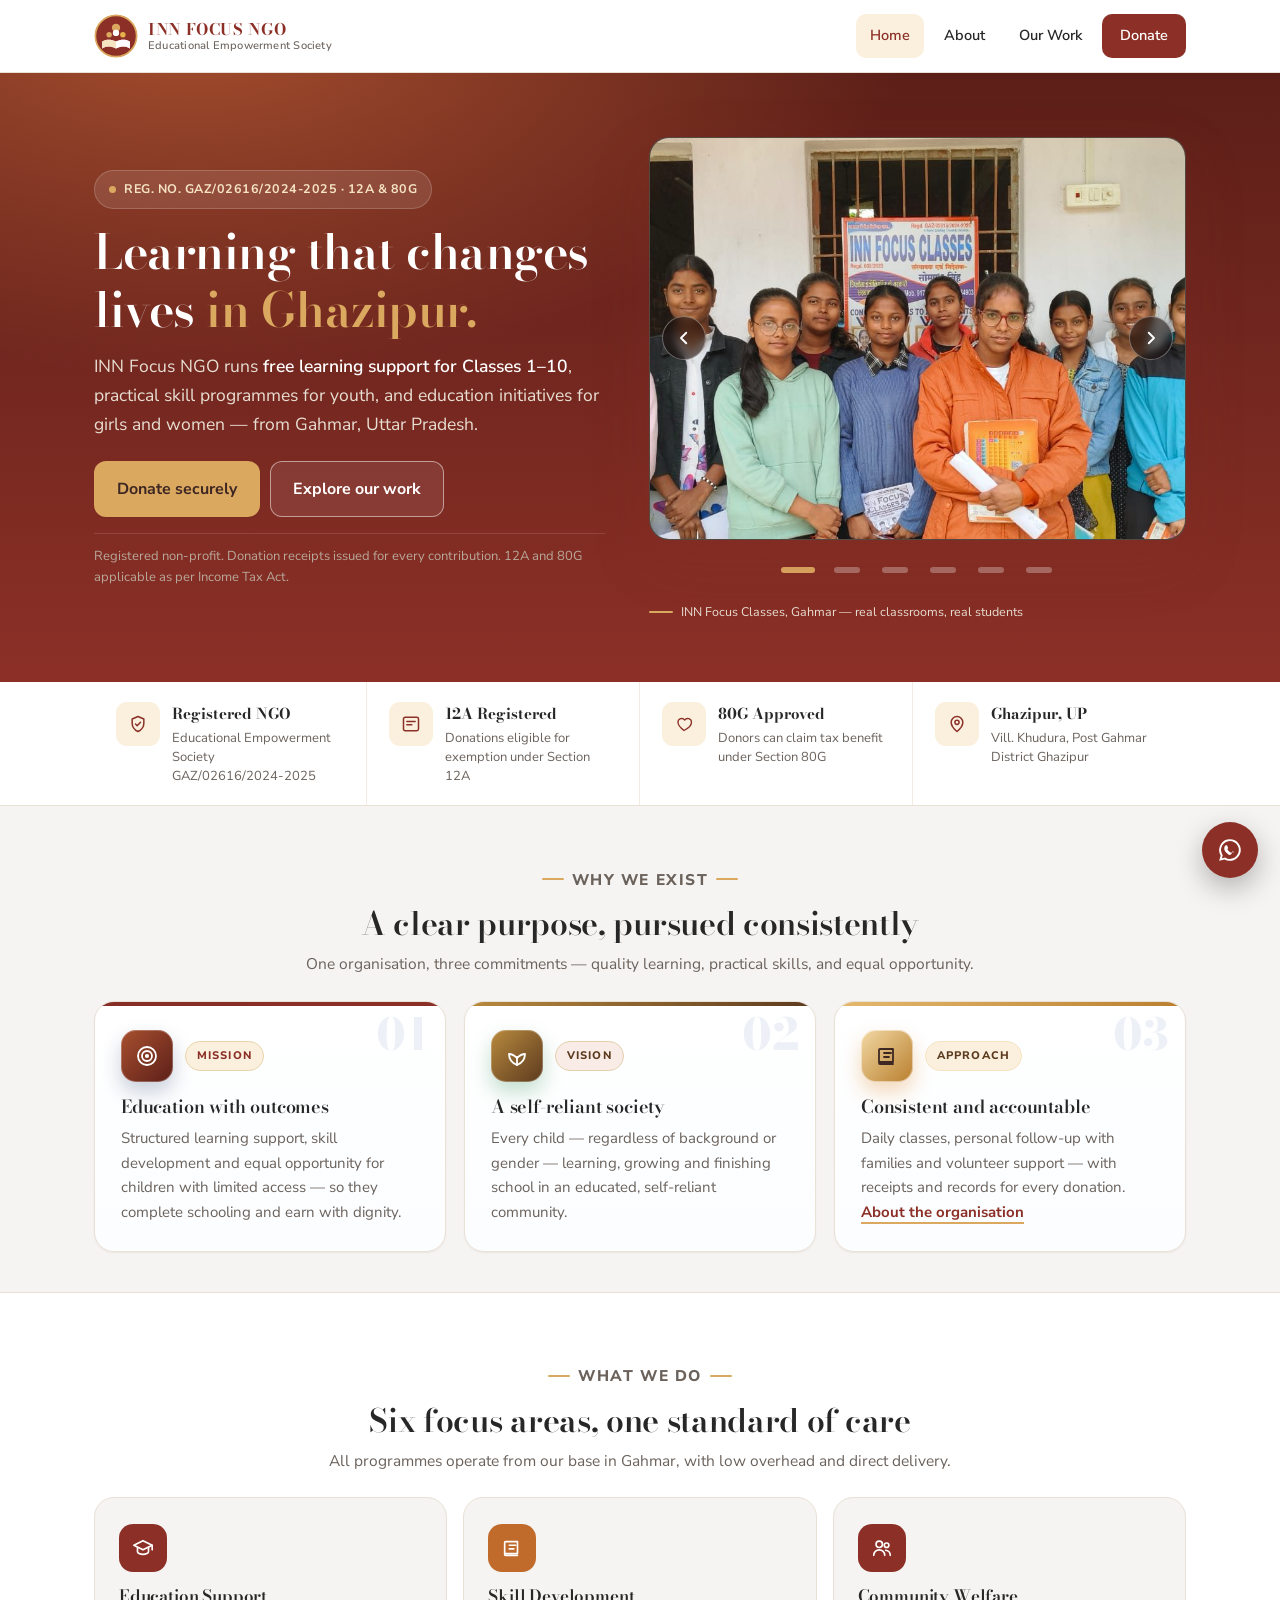
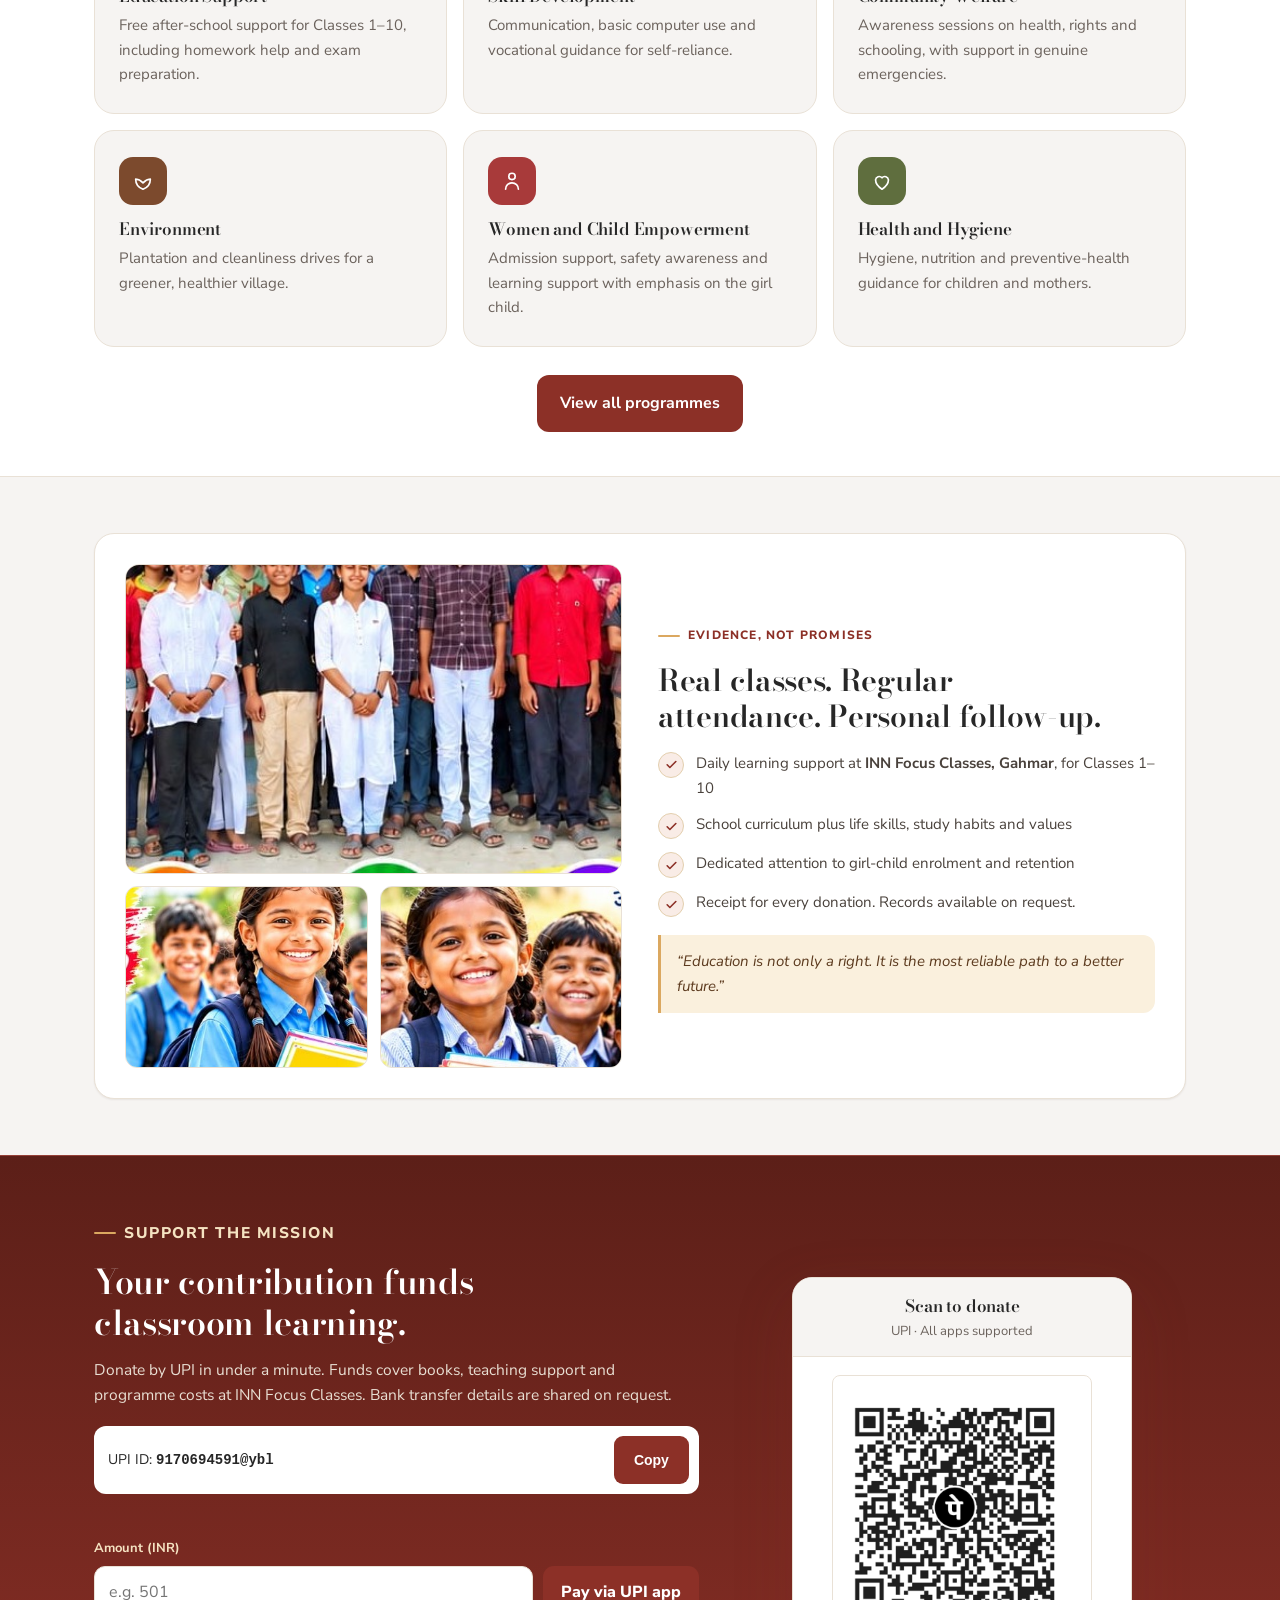
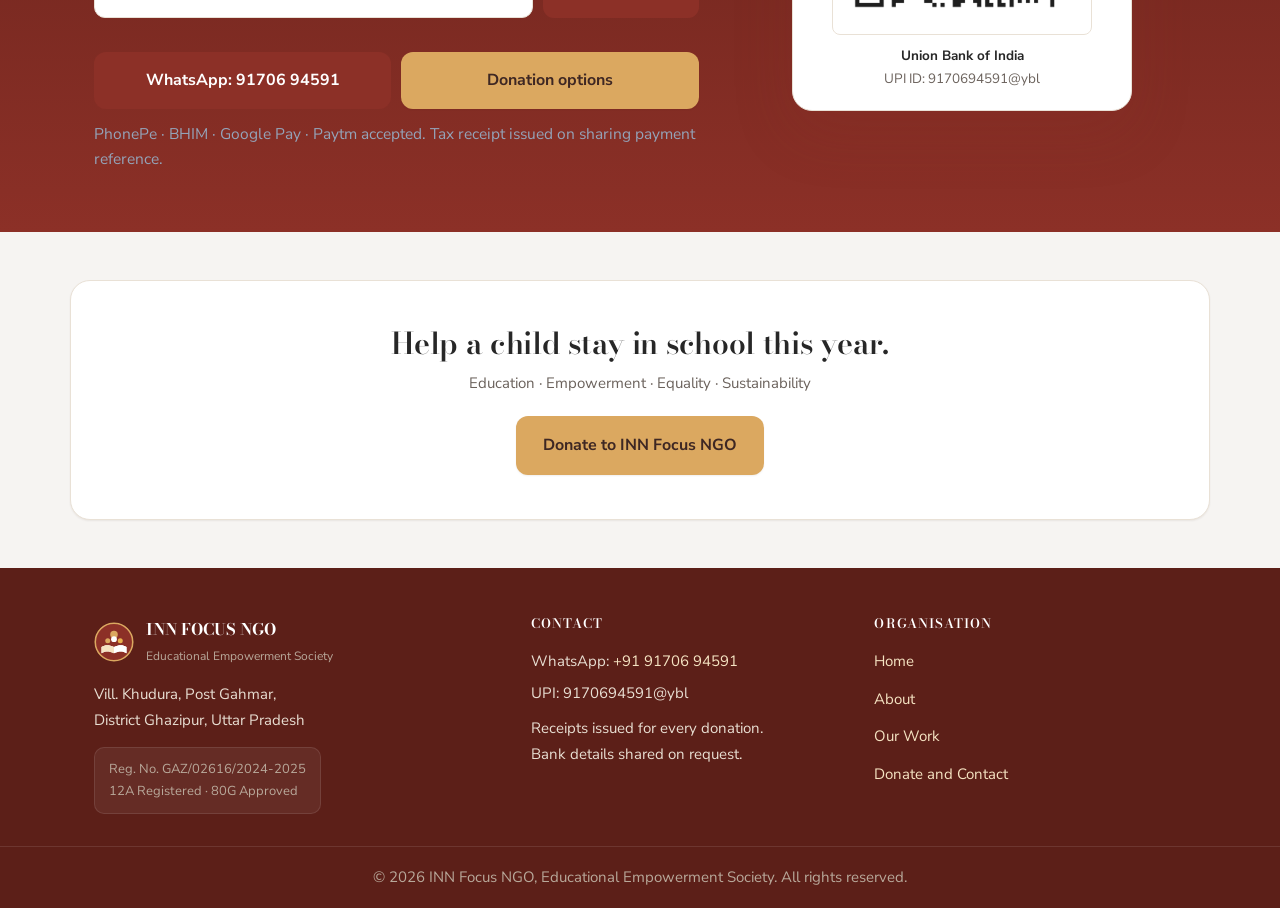
<file: index.html>
<!DOCTYPE html>
<html lang="en">
<head>
  <meta charset="UTF-8" />
  <meta name="viewport" content="width=device-width, initial-scale=1.0, viewport-fit=cover" />
  <meta name="theme-color" content="#8c3027" />
  <meta name="mobile-web-app-capable" content="yes" />
  <meta name="apple-mobile-web-app-status-bar-style" content="default" />
  <title>INN Focus NGO | Educational Empowerment Society, Ghazipur</title>
  <meta name="description" content="INN Focus NGO — Educational Empowerment Society, Ghazipur, Uttar Pradesh. Free learning support for Classes 1–10, skill development, and empowerment for girls and women. Registered NGO. 12A and 80G." />
  <meta property="og:title" content="INN Focus NGO | Education and Empowerment, Ghazipur" />
  <meta property="og:description" content="Free classes for Classes 1–10, skill development, and community programmes in Ghazipur, Uttar Pradesh." />
  <meta property="og:type" content="website" />
  <link rel="preconnect" href="https://fonts.googleapis.com" />
  <link rel="preconnect" href="https://fonts.gstatic.com" crossorigin />
  <link href="https://fonts.googleapis.com/css2?family=Bodoni+Moda:opsz,wght@6..96,500;6..96,600;6..96,700&family=Nunito+Sans:opsz,wght@6..12,400;6..12,600;6..12,700;6..12,800&display=swap" rel="stylesheet" />
  <link rel="stylesheet" href="css/style.css" />
  <link rel="icon" type="image/svg+xml" href="images/logo.svg" />
</head>
<body>

  <header class="site-header">
    <div class="container header-inner">
      <a href="index.html" class="logo" aria-label="INN Focus NGO — Home">
        <img src="images/logo.svg" alt="INN Focus NGO logo" width="44" height="44" />
        <span class="logo-text">
          <strong>INN FOCUS NGO</strong>
          <small>Educational Empowerment Society</small>
        </span>
      </a>
      <nav class="main-nav" id="mainNav" aria-label="Primary">
        <a href="index.html" class="active" aria-current="page">Home</a>
        <a href="about.html">About</a>
        <a href="work.html">Our Work</a>
        <a href="donate.html" class="btn-donate">Donate</a>
      </nav>
      <button class="menu-btn" id="menuBtn" aria-label="Open menu" aria-expanded="false" aria-controls="mainNav">
        <svg width="20" height="20" viewBox="0 0 24 24" fill="none" stroke="currentColor" stroke-width="2" stroke-linecap="round"><path d="M4 7h16M4 12h16M4 17h16"/></svg>
      </button>
    </div>
  </header>

  <main>
    <!-- Hero -->
    <section class="hero">
      <div class="container hero-grid">
        <div class="hero-text">
          <p class="badge"><span class="dot"></span>Reg. No. GAZ/02616/2024-2025 · 12A &amp; 80G</p>
          <h1>Learning that changes lives <span>in Ghazipur.</span></h1>
          <p class="hero-sub">INN Focus NGO runs <strong>free learning support for Classes 1–10</strong>, practical skill programmes for youth, and education initiatives for girls and women — from Gahmar, Uttar Pradesh.</p>
          <div class="hero-buttons">
            <a href="donate.html" class="btn-primary">Donate securely</a>
            <a href="work.html" class="btn-outline">Explore our work</a>
          </div>
          <p class="hero-note">Registered non-profit. Donation receipts issued for every contribution. 12A and 80G applicable as per Income Tax Act.</p>
        </div>
        <div class="hero-photo">
          <div class="hero-carousel" id="heroCarousel" role="region" aria-roledescription="carousel" aria-label="Photos from INN Focus Classes">
            <div class="carousel-viewport">
              <div class="carousel-track" id="carouselTrack">
                <div class="carousel-slide is-active" role="group" aria-roledescription="slide" aria-label="1 of 6"><img src="images/hero-slide-1.jpg" alt="Girl students of INN Focus Classes with study materials" width="1280" height="633" fetchpriority="high" decoding="async" /></div>
                <div class="carousel-slide" role="group" aria-roledescription="slide" aria-label="2 of 6"><img src="images/hero-slide-2.jpg" alt="Students of INN Focus Classes group photo" width="1280" height="529" loading="lazy" decoding="async" /></div>
                <div class="carousel-slide" role="group" aria-roledescription="slide" aria-label="3 of 6"><img src="images/hero-slide-3.jpg" alt="Students studying in INN Focus classroom" width="1280" height="529" loading="lazy" decoding="async" /></div>
                <div class="carousel-slide" role="group" aria-roledescription="slide" aria-label="4 of 6"><img src="images/hero-slide-4.jpg" alt="Students writing during class at INN Focus" width="1280" height="662" loading="lazy" decoding="async" /></div>
                <div class="carousel-slide" role="group" aria-roledescription="slide" aria-label="5 of 6"><img src="images/hero-slide-5.jpg" alt="Learners at desks in INN Focus classroom" width="1280" height="883" loading="lazy" decoding="async" /></div>
                <div class="carousel-slide" role="group" aria-roledescription="slide" aria-label="6 of 6"><img src="images/hero-slide-6.jpg" alt="Students smiling together at INN Focus event" width="1080" height="474" loading="lazy" decoding="async" /></div>
              </div>
              <button class="carousel-arrow prev" id="carouselPrev" type="button" aria-label="Previous photo"><svg width="18" height="18" viewBox="0 0 24 24" fill="none" stroke="currentColor" stroke-width="2.5" stroke-linecap="round" stroke-linejoin="round"><path d="M15 5l-7 7 7 7"/></svg></button>
              <button class="carousel-arrow next" id="carouselNext" type="button" aria-label="Next photo"><svg width="18" height="18" viewBox="0 0 24 24" fill="none" stroke="currentColor" stroke-width="2.5" stroke-linecap="round" stroke-linejoin="round"><path d="M9 5l7 7-7 7"/></svg></button>
            </div>
            <div class="carousel-dots" id="carouselDots" role="tablist" aria-label="Choose photo"></div>
          </div>
          <p class="photo-caption">INN Focus Classes, Gahmar — real classrooms, real students</p>
        </div>
      </div>
    </section>

    <!-- Trust bar -->
    <section class="trustbar" aria-label="Credentials">
      <div class="container trust-grid">
        <div class="trust-item">
          <span class="trust-icon" aria-hidden="true"><svg viewBox="0 0 24 24" fill="none" stroke="currentColor" stroke-width="1.8" stroke-linecap="round" stroke-linejoin="round"><path d="M12 3l7 3v5c0 4.5-3 8-7 10-4-2-7-5.5-7-10V6l7-3z"/><path d="M9 12l2 2 4-4"/></svg></span>
          <div><strong>Registered NGO</strong><small>Educational Empowerment Society<br />GAZ/02616/2024-2025</small></div>
        </div>
        <div class="trust-item">
          <span class="trust-icon" aria-hidden="true"><svg viewBox="0 0 24 24" fill="none" stroke="currentColor" stroke-width="1.8" stroke-linecap="round" stroke-linejoin="round"><rect x="3" y="4" width="18" height="16" rx="2"/><path d="M7 9h10M7 13h6"/></svg></span>
          <div><strong>12A Registered</strong><small>Donations eligible for exemption under Section 12A</small></div>
        </div>
        <div class="trust-item">
          <span class="trust-icon" aria-hidden="true"><svg viewBox="0 0 24 24" fill="none" stroke="currentColor" stroke-width="1.8" stroke-linecap="round" stroke-linejoin="round"><path d="M12 21c-4-3-8-6-8-11a5 5 0 019-3 5 5 0 019 3c0 5-4 8-10 11z" transform="scale(0.9) translate(1.3 1)"/></svg></span>
          <div><strong>80G Approved</strong><small>Donors can claim tax benefit under Section 80G</small></div>
        </div>
        <div class="trust-item">
          <span class="trust-icon" aria-hidden="true"><svg viewBox="0 0 24 24" fill="none" stroke="currentColor" stroke-width="1.8" stroke-linecap="round" stroke-linejoin="round"><path d="M12 21s-7-5.5-7-11a7 7 0 0114 0c0 5.5-7 11-7 11z"/><circle cx="12" cy="10" r="2.5"/></svg></span>
          <div><strong>Ghazipur, UP</strong><small>Vill. Khudura, Post Gahmar<br />District Ghazipur</small></div>
        </div>
      </div>
    </section>

    <!-- Mission -->
    <section class="container">
      <div class="section-head centered">
        <p class="eyebrow">Why we exist</p>
        <h2>A clear purpose, pursued consistently</h2>
        <p>One organisation, three commitments — quality learning, practical skills, and equal opportunity.</p>
      </div>
      <div class="mission-grid">
        <div class="mission-card">
          <span class="card-num" aria-hidden="true">01</span>
          <div class="mission-top">
            <span class="mission-icon" aria-hidden="true"><svg viewBox="0 0 24 24" fill="none" stroke="currentColor" stroke-width="1.8" stroke-linecap="round" stroke-linejoin="round"><circle cx="12" cy="12" r="9"/><circle cx="12" cy="12" r="5"/><circle cx="12" cy="12" r="1.2" fill="currentColor"/></svg></span>
            <span class="mission-tag">Mission</span>
          </div>
          <h3>Education with outcomes</h3>
          <p>Structured learning support, skill development and equal opportunity for children with limited access — so they complete schooling and earn with dignity.</p>
        </div>
        <div class="mission-card">
          <span class="card-num" aria-hidden="true">02</span>
          <div class="mission-top">
            <span class="mission-icon green" aria-hidden="true"><svg viewBox="0 0 24 24" fill="none" stroke="currentColor" stroke-width="1.8" stroke-linecap="round" stroke-linejoin="round"><path d="M12 21c-5-2-8-6-8-11 3 0 5 1 8 4 3-3 5-4 8-4 0 5-3 9-8 11z"/><path d="M12 21v-8"/></svg></span>
            <span class="mission-tag">Vision</span>
          </div>
          <h3>A self-reliant society</h3>
          <p>Every child — regardless of background or gender — learning, growing and finishing school in an educated, self-reliant community.</p>
        </div>
        <div class="mission-card">
          <span class="card-num" aria-hidden="true">03</span>
          <div class="mission-top">
            <span class="mission-icon amber" aria-hidden="true"><svg viewBox="0 0 24 24" fill="none" stroke="currentColor" stroke-width="1.8" stroke-linecap="round" stroke-linejoin="round"><path d="M4 19V6a1 1 0 011-1h13v13H5a1 1 0 00-1 1zm0 0a1 1 0 001 1h13"/><path d="M9 9h7M9 13h5"/></svg></span>
            <span class="mission-tag">Approach</span>
          </div>
          <h3>Consistent and accountable</h3>
          <p>Daily classes, personal follow-up with families and volunteer support — with receipts and records for every donation. <a href="about.html" class="link">About the organisation</a></p>
        </div>
      </div>
    </section>

    <!-- Programs -->
    <section class="programs">
      <div class="container">
        <div class="section-head centered">
          <p class="eyebrow">What we do</p>
          <h2>Six focus areas, one standard of care</h2>
          <p>All programmes operate from our base in Gahmar, with low overhead and direct delivery.</p>
        </div>
        <div class="program-grid">
          <div class="program-card">
            <span class="p-icon blue" aria-hidden="true"><svg viewBox="0 0 24 24" fill="none" stroke="currentColor" stroke-width="1.8" stroke-linecap="round" stroke-linejoin="round"><path d="M12 4L2 9l10 5 10-5-10-5z"/><path d="M6 11.5V16c0 1.5 2.7 3 6 3s6-1.5 6-3v-4.5"/><path d="M22 9v5"/></svg></span>
            <h4>Education Support</h4><p>Free after-school support for Classes 1–10, including homework help and exam preparation.</p>
          </div>
          <div class="program-card">
            <span class="p-icon orange" aria-hidden="true"><svg viewBox="0 0 24 24" fill="none" stroke="currentColor" stroke-width="1.8" stroke-linecap="round" stroke-linejoin="round"><path d="M4 19V6a1 1 0 011-1h13v13H5a1 1 0 00-1 1zm0 0a1 1 0 001 1h13"/><path d="M9 9h7M9 13h5"/></svg></span>
            <h4>Skill Development</h4><p>Communication, basic computer use and vocational guidance for self-reliance.</p>
          </div>
          <div class="program-card">
            <span class="p-icon green" aria-hidden="true"><svg viewBox="0 0 24 24" fill="none" stroke="currentColor" stroke-width="1.8" stroke-linecap="round" stroke-linejoin="round"><circle cx="9" cy="8" r="3.5"/><path d="M3 20c0-3.3 2.7-6 6-6s6 2.7 6 6"/><circle cx="17" cy="9" r="2.5"/><path d="M16 14.5c2.8.3 5 2.6 5 5.5"/></svg></span>
            <h4>Community Welfare</h4><p>Awareness sessions on health, rights and schooling, with support in genuine emergencies.</p>
          </div>
          <div class="program-card">
            <span class="p-icon purple" aria-hidden="true"><svg viewBox="0 0 24 24" fill="none" stroke="currentColor" stroke-width="1.8" stroke-linecap="round" stroke-linejoin="round"><path d="M12 21c-5-2-8-6-8-11 3 0 5 1 8 4 3-3 5-4 8-4 0 5-3 9-8 11z"/></svg></span>
            <h4>Environment</h4><p>Plantation and cleanliness drives for a greener, healthier village.</p>
          </div>
          <div class="program-card">
            <span class="p-icon pink" aria-hidden="true"><svg viewBox="0 0 24 24" fill="none" stroke="currentColor" stroke-width="1.8" stroke-linecap="round" stroke-linejoin="round"><circle cx="12" cy="7" r="3.5"/><path d="M5 21c0-3.9 3.1-7 7-7s7 3.1 7 7"/></svg></span>
            <h4>Women and Child Empowerment</h4><p>Admission support, safety awareness and learning support with emphasis on the girl child.</p>
          </div>
          <div class="program-card">
            <span class="p-icon teal" aria-hidden="true"><svg viewBox="0 0 24 24" fill="none" stroke="currentColor" stroke-width="1.8" stroke-linecap="round" stroke-linejoin="round"><path d="M12 21s-7-4.5-7-10a4 4 0 017-2.5A4 4 0 0119 11c0 5.5-7 10-7 10z"/></svg></span>
            <h4>Health and Hygiene</h4><p>Hygiene, nutrition and preventive-health guidance for children and mothers.</p>
          </div>
        </div>
        <div class="center"><a href="work.html" class="btn-secondary">View all programmes</a></div>
      </div>
    </section>

    <!-- Proof -->
    <section class="container proof-section">
      <div class="proof-grid">
        <div class="proof-media">
          <img src="images/hero-students.jpg" alt="Group of INN Focus Classes students with teachers in Gahmar" class="main-img" />
          <div class="proof-thumbs">
            <img src="images/photo-girl.jpg" alt="Schoolgirl in uniform holding books" loading="lazy" decoding="async" />
            <img src="images/photo-kids.jpg" alt="Primary school children in uniform" loading="lazy" decoding="async" />
          </div>
        </div>
        <div>
          <p class="eyebrow">Evidence, not promises</p>
          <h2>Real classes. Regular attendance. Personal follow-up.</h2>
          <ul class="check-list">
            <li><span class="check" aria-hidden="true"><svg viewBox="0 0 24 24" fill="none" stroke="currentColor" stroke-width="3" stroke-linecap="round" stroke-linejoin="round"><path d="M4 12.5l5 5L20 6.5"/></svg></span><span>Daily learning support at <strong>INN Focus Classes, Gahmar</strong>, for Classes 1–10</span></li>
            <li><span class="check" aria-hidden="true"><svg viewBox="0 0 24 24" fill="none" stroke="currentColor" stroke-width="3" stroke-linecap="round" stroke-linejoin="round"><path d="M4 12.5l5 5L20 6.5"/></svg></span><span>School curriculum plus life skills, study habits and values</span></li>
            <li><span class="check" aria-hidden="true"><svg viewBox="0 0 24 24" fill="none" stroke="currentColor" stroke-width="3" stroke-linecap="round" stroke-linejoin="round"><path d="M4 12.5l5 5L20 6.5"/></svg></span><span>Dedicated attention to girl-child enrolment and retention</span></li>
            <li><span class="check" aria-hidden="true"><svg viewBox="0 0 24 24" fill="none" stroke="currentColor" stroke-width="3" stroke-linecap="round" stroke-linejoin="round"><path d="M4 12.5l5 5L20 6.5"/></svg></span><span>Receipt for every donation. Records available on request.</span></li>
          </ul>
          <p class="quote">“Education is not only a right. It is the most reliable path to a better future.”</p>
        </div>
      </div>
    </section>

    <!-- Donate -->
    <section class="donate-home">
      <div class="container donate-grid">
        <div>
          <p class="eyebrow light">Support the mission</p>
          <h2>Your contribution funds classroom learning.</h2>
          <p>Donate by UPI in under a minute. Funds cover books, teaching support and programme costs at INN Focus Classes. Bank transfer details are shared on request.</p>
          <div class="upi-box">
            <span>UPI ID: <code id="upiId">9170694591@ybl</code></span>
            <button class="copy-btn" id="copyUpi" type="button">Copy</button>
          </div>
          <p id="copyMsg" class="copy-msg" role="status" aria-live="polite"></p>
          <div class="pay-row dark">
            <label class="pay-label" for="payAmountHome">Amount (INR)</label>
            <div class="pay-input-row">
              <input type="number" id="payAmountHome" min="1" max="100000" step="1" inputmode="numeric" placeholder="e.g. 501" />
              <button type="button" class="btn-upi" id="payUpiBtnHome">Pay via UPI app</button>
            </div>
            <p id="payMsgHome" class="copy-msg" role="status" aria-live="polite"></p>
          </div>
          <div class="donate-buttons">
            <a href="https://wa.me/919170694591?text=Hello%20INN%20Focus%20NGO%2C%20I%20would%20like%20to%20donate" target="_blank" rel="noopener" class="btn-whatsapp">WhatsApp: 91706 94591</a>
            <a href="donate.html" class="btn-primary">Donation options</a>
          </div>
          <p class="small" style="color:#94a3b8">PhonePe · BHIM · Google Pay · Paytm accepted. Tax receipt issued on sharing payment reference.</p>
        </div>
        <div class="qr-card">
          <div class="qr-card-top">
            <h4>Scan to donate</h4>
            <p>UPI · All apps supported</p>
          </div>
          <img src="images/qr-clean.png" alt="UPI QR code for INN Focus NGO donations" loading="lazy" decoding="async" width="656" height="656" />
          <p class="bank"><strong>Union Bank of India</strong><br />UPI ID: 9170694591@ybl</p>
        </div>
      </div>
    </section>

    <!-- Final CTA -->
    <section class="container cta-banner">
      <h2>Help a child stay in school this year.</h2>
      <p>Education · Empowerment · Equality · Sustainability</p>
      <a href="donate.html" class="btn-primary big">Donate to INN Focus NGO</a>
    </section>
  </main>

  <footer class="site-footer">
    <div class="container footer-grid">
      <div>
        <div class="footer-brand">
          <img src="images/logo.svg" alt="" width="40" height="40" />
          <span><strong>INN FOCUS NGO</strong><small>Educational Empowerment Society</small></span>
        </div>
        <p>Vill. Khudura, Post Gahmar,<br />District Ghazipur, Uttar Pradesh</p>
        <p class="reg">Reg. No. GAZ/02616/2024-2025<br />12A Registered · 80G Approved</p>
      </div>
      <div>
        <h4>Contact</h4>
        <p>WhatsApp: <a href="https://wa.me/919170694591">+91 91706 94591</a><br />UPI: 9170694591@ybl</p>
        <p style="margin-top:10px">Receipts issued for every donation.<br />Bank details shared on request.</p>
      </div>
      <div>
        <h4>Organisation</h4>
        <p><a href="index.html">Home</a><br /><a href="about.html">About</a><br /><a href="work.html">Our Work</a><br /><a href="donate.html">Donate and Contact</a></p>
      </div>
    </div>
    <p class="copyright">© <span id="year">2026</span> INN Focus NGO, Educational Empowerment Society. All rights reserved.</p>
  </footer>

  <a href="https://wa.me/919170694591?text=Hello%20INN%20Focus%20NGO%2C%20I%20would%20like%20to%20know%20more" class="whatsapp-float" target="_blank" rel="noopener" aria-label="Chat with us on WhatsApp">
    <svg viewBox="0 0 24 24" fill="currentColor" aria-hidden="true"><path d="M12 2a10 10 0 00-8.6 15.1L2 22l5-1.3A10 10 0 1012 2zm0 18.2a8.2 8.2 0 01-4.2-1.1l-.3-.2-3 .8.8-2.9-.2-.3A8.2 8.2 0 1112 20.2zm4.6-6.1c-.3-.1-1.5-.7-1.7-.8-.2-.1-.4-.1-.6.1l-.8 1c-.1.2-.3.2-.5.1a6.7 6.7 0 01-3.3-2.9c-.3-.4 0-.5.1-.7l.4-.5c.1-.2.1-.3 0-.5L9.4 8c-.2-.5-.4-.4-.6-.4h-.5c-.2 0-.5.2-.7.5-.2.3-.9 1-.9 2.5s1 2.9 1.1 3.1a7.8 7.8 0 003 2.6c.5.2.8.2 1.1.2.5-.1 1.5-.6 1.7-1.2.2-.6.2-1.1.1-1.2 0-.1-.2-.1-.4-.2z"/></svg>
  </a>

  <script src="js/main.js"></script>
</body>
</html>
</file>
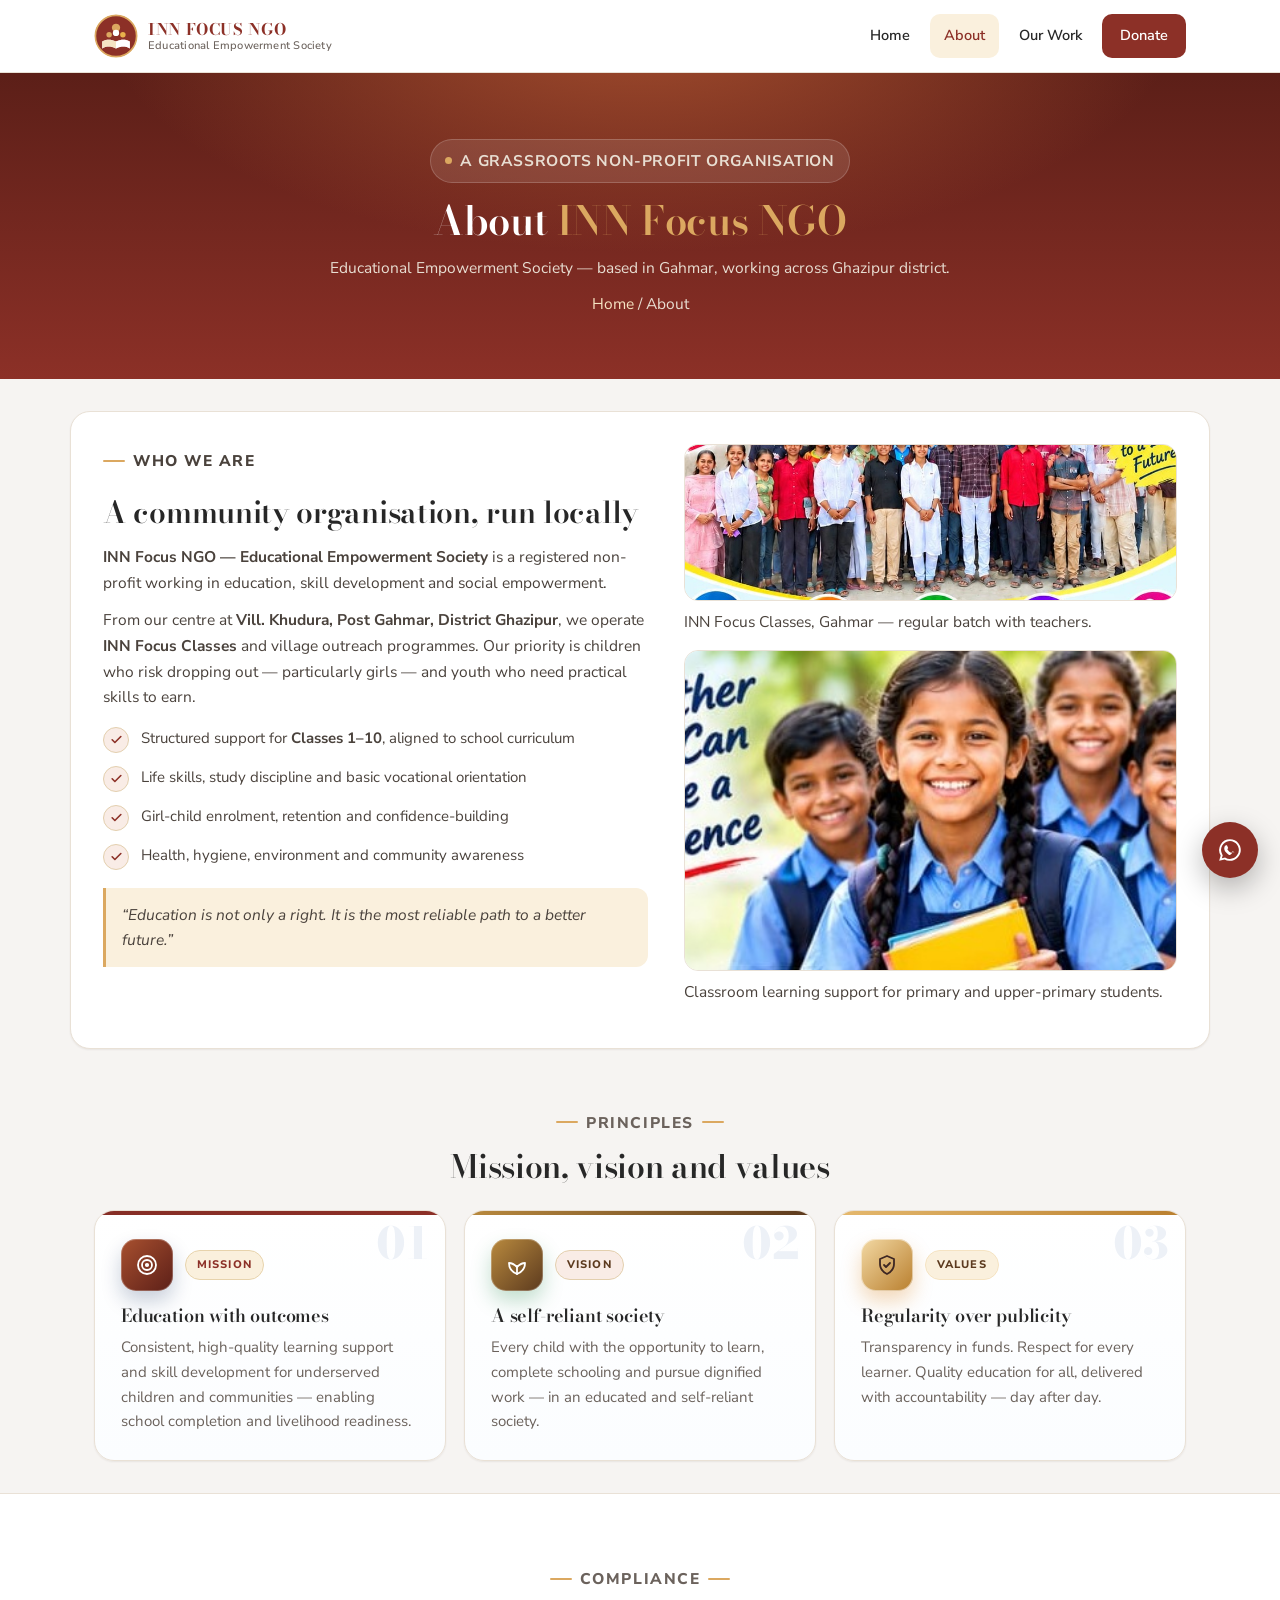
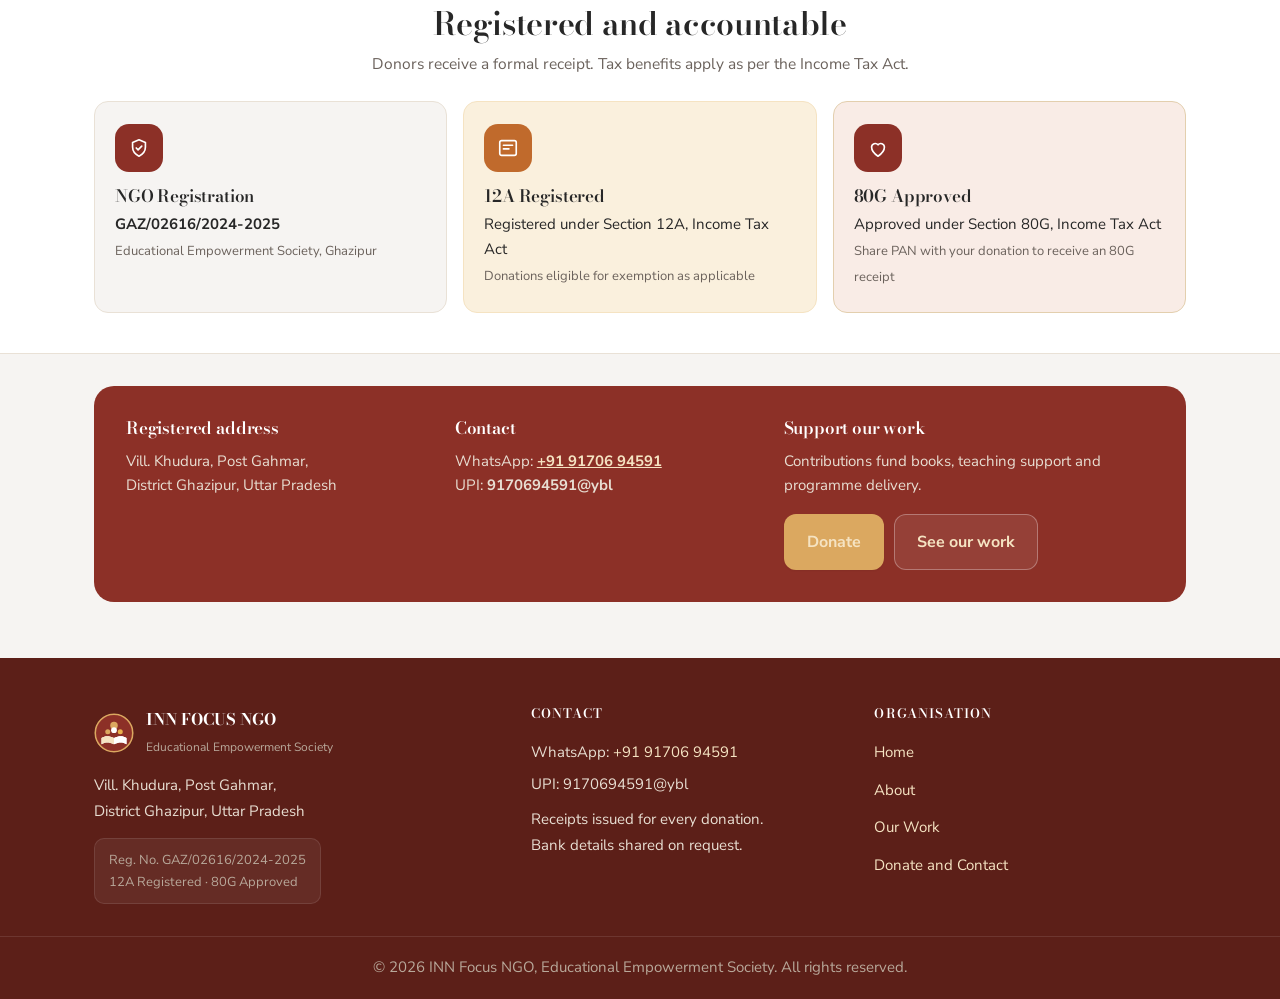
<file: about.html>
<!DOCTYPE html>
<html lang="en">
<head>
  <meta charset="UTF-8" />
  <meta name="viewport" content="width=device-width, initial-scale=1.0, viewport-fit=cover" />
  <meta name="theme-color" content="#8c3027" />
  <meta name="mobile-web-app-capable" content="yes" />
  <meta name="apple-mobile-web-app-status-bar-style" content="default" />
  <title>About Us — INN Focus NGO | Educational Empowerment Society</title>
  <meta name="description" content="About INN Focus NGO, Educational Empowerment Society, Ghazipur. A grassroots non-profit providing education support, skills and empowerment. Reg. GAZ/02616/2024-2025. 12A and 80G." />
  <link rel="preconnect" href="https://fonts.googleapis.com" />
  <link rel="preconnect" href="https://fonts.gstatic.com" crossorigin />
  <link href="https://fonts.googleapis.com/css2?family=Bodoni+Moda:opsz,wght@6..96,500;6..96,600;6..96,700&family=Nunito+Sans:opsz,wght@6..12,400;6..12,600;6..12,700;6..12,800&display=swap" rel="stylesheet" />
  <link rel="stylesheet" href="css/style.css" />
  <link rel="icon" type="image/svg+xml" href="images/logo.svg" />
</head>
<body>

  <header class="site-header">
    <div class="container header-inner">
      <a href="index.html" class="logo" aria-label="INN Focus NGO — Home">
        <img src="images/logo.svg" alt="INN Focus NGO logo" width="44" height="44" />
        <span class="logo-text"><strong>INN FOCUS NGO</strong><small>Educational Empowerment Society</small></span>
      </a>
      <nav class="main-nav" id="mainNav" aria-label="Primary">
        <a href="index.html">Home</a>
        <a href="about.html" class="active" aria-current="page">About</a>
        <a href="work.html">Our Work</a>
        <a href="donate.html" class="btn-donate">Donate</a>
      </nav>
      <button class="menu-btn" id="menuBtn" aria-label="Open menu" aria-expanded="false" aria-controls="mainNav">
        <svg width="20" height="20" viewBox="0 0 24 24" fill="none" stroke="currentColor" stroke-width="2" stroke-linecap="round"><path d="M4 7h16M4 12h16M4 17h16"/></svg>
      </button>
    </div>
  </header>

  <main>
    <section class="page-hero">
      <div class="container">
        <p class="badge"><span class="dot"></span>A grassroots non-profit organisation</p>
        <h1>About <span>INN Focus NGO</span></h1>
        <p>Educational Empowerment Society — based in Gahmar, working across Ghazipur district.</p>
        <p class="breadcrumb"><a href="index.html">Home</a> / About</p>
      </div>
    </section>

    <section class="container about-grid">
      <div>
        <p class="eyebrow">Who we are</p>
        <h2>A community organisation, run locally</h2>
        <p><strong>INN Focus NGO — Educational Empowerment Society</strong> is a registered non-profit working in education, skill development and social empowerment.</p>
        <p>From our centre at <strong>Vill. Khudura, Post Gahmar, District Ghazipur</strong>, we operate <strong>INN Focus Classes</strong> and village outreach programmes. Our priority is children who risk dropping out — particularly girls — and youth who need practical skills to earn.</p>
        <ul class="check-list">
          <li><span class="check" aria-hidden="true"><svg viewBox="0 0 24 24" fill="none" stroke="currentColor" stroke-width="3" stroke-linecap="round" stroke-linejoin="round"><path d="M4 12.5l5 5L20 6.5"/></svg></span><span>Structured support for <strong>Classes 1–10</strong>, aligned to school curriculum</span></li>
          <li><span class="check" aria-hidden="true"><svg viewBox="0 0 24 24" fill="none" stroke="currentColor" stroke-width="3" stroke-linecap="round" stroke-linejoin="round"><path d="M4 12.5l5 5L20 6.5"/></svg></span><span>Life skills, study discipline and basic vocational orientation</span></li>
          <li><span class="check" aria-hidden="true"><svg viewBox="0 0 24 24" fill="none" stroke="currentColor" stroke-width="3" stroke-linecap="round" stroke-linejoin="round"><path d="M4 12.5l5 5L20 6.5"/></svg></span><span>Girl-child enrolment, retention and confidence-building</span></li>
          <li><span class="check" aria-hidden="true"><svg viewBox="0 0 24 24" fill="none" stroke="currentColor" stroke-width="3" stroke-linecap="round" stroke-linejoin="round"><path d="M4 12.5l5 5L20 6.5"/></svg></span><span>Health, hygiene, environment and community awareness</span></li>
        </ul>
        <p class="quote">“Education is not only a right. It is the most reliable path to a better future.”</p>
      </div>
      <div>
        <img src="images/hero-students.jpg" alt="Students and teachers of INN Focus Classes, Gahmar" class="rounded-img" fetchpriority="high" decoding="async" />
        <p class="figure-caption">INN Focus Classes, Gahmar — regular batch with teachers.</p>
        <img src="images/about-photo.jpg" alt="Students in classroom learning" class="rounded-img mt" loading="lazy" decoding="async" />
        <p class="figure-caption">Classroom learning support for primary and upper-primary students.</p>
      </div>
    </section>

    <section class="container">
      <div class="section-head centered">
        <p class="eyebrow">Principles</p>
        <h2>Mission, vision and values</h2>
      </div>
      <div class="mission-grid">
        <div class="mission-card">
          <span class="card-num" aria-hidden="true">01</span>
          <div class="mission-top">
            <span class="mission-icon" aria-hidden="true"><svg viewBox="0 0 24 24" fill="none" stroke="currentColor" stroke-width="1.8" stroke-linecap="round" stroke-linejoin="round"><circle cx="12" cy="12" r="9"/><circle cx="12" cy="12" r="5"/><circle cx="12" cy="12" r="1.2" fill="currentColor"/></svg></span>
            <span class="mission-tag">Mission</span>
          </div>
          <h3>Education with outcomes</h3>
          <p>Consistent, high-quality learning support and skill development for underserved children and communities — enabling school completion and livelihood readiness.</p>
        </div>
        <div class="mission-card">
          <span class="card-num" aria-hidden="true">02</span>
          <div class="mission-top">
            <span class="mission-icon green" aria-hidden="true"><svg viewBox="0 0 24 24" fill="none" stroke="currentColor" stroke-width="1.8" stroke-linecap="round" stroke-linejoin="round"><path d="M12 21c-5-2-8-6-8-11 3 0 5 1 8 4 3-3 5-4 8-4 0 5-3 9-8 11z"/><path d="M12 21v-8"/></svg></span>
            <span class="mission-tag">Vision</span>
          </div>
          <h3>A self-reliant society</h3>
          <p>Every child with the opportunity to learn, complete schooling and pursue dignified work — in an educated and self-reliant society.</p>
        </div>
        <div class="mission-card">
          <span class="card-num" aria-hidden="true">03</span>
          <div class="mission-top">
            <span class="mission-icon amber" aria-hidden="true"><svg viewBox="0 0 24 24" fill="none" stroke="currentColor" stroke-width="1.8" stroke-linecap="round" stroke-linejoin="round"><path d="M12 3l7 3v5c0 4.5-3 8-7 10-4-2-7-5.5-7-10V6l7-3z"/><path d="M9 12l2 2 4-4"/></svg></span>
            <span class="mission-tag">Values</span>
          </div>
          <h3>Regularity over publicity</h3>
          <p>Transparency in funds. Respect for every learner. Quality education for all, delivered with accountability — day after day.</p>
        </div>
      </div>
    </section>

    <section class="legal">
      <div class="container">
        <div class="section-head centered">
          <p class="eyebrow">Compliance</p>
          <h2>Registered and accountable</h2>
          <p class="muted">Donors receive a formal receipt. Tax benefits apply as per the Income Tax Act.</p>
        </div>
        <div class="legal-grid">
          <div class="legal-card">
            <span class="p-icon blue" aria-hidden="true"><svg viewBox="0 0 24 24" fill="none" stroke="currentColor" stroke-width="1.8" stroke-linecap="round" stroke-linejoin="round"><path d="M12 3l7 3v5c0 4.5-3 8-7 10-4-2-7-5.5-7-10V6l7-3z"/><path d="M9 12l2 2 4-4"/></svg></span>
            <h4>NGO Registration</h4>
            <p><strong>GAZ/02616/2024-2025</strong></p>
            <small>Educational Empowerment Society, Ghazipur</small>
          </div>
          <div class="legal-card highlight-yellow">
            <span class="p-icon orange" aria-hidden="true"><svg viewBox="0 0 24 24" fill="none" stroke="currentColor" stroke-width="1.8" stroke-linecap="round" stroke-linejoin="round"><rect x="3" y="4" width="18" height="16" rx="2"/><path d="M7 9h10M7 13h6"/></svg></span>
            <h4>12A Registered</h4>
            <p>Registered under Section 12A, Income Tax Act</p>
            <small>Donations eligible for exemption as applicable</small>
          </div>
          <div class="legal-card highlight-green">
            <span class="p-icon green" aria-hidden="true"><svg viewBox="0 0 24 24" fill="none" stroke="currentColor" stroke-width="1.8" stroke-linecap="round" stroke-linejoin="round"><path d="M12 21s-7-4.5-7-10a4 4 0 017-2.5A4 4 0 0119 11c0 5.5-7 10-7 10z"/></svg></span>
            <h4>80G Approved</h4>
            <p>Approved under Section 80G, Income Tax Act</p>
            <small>Share PAN with your donation to receive an 80G receipt</small>
          </div>
        </div>
      </div>
    </section>

    <section class="container about-contact">
      <div class="contact-box">
        <div>
          <h3>Registered address</h3>
          <p>Vill. Khudura, Post Gahmar,<br />District Ghazipur, Uttar Pradesh</p>
        </div>
        <div>
          <h3>Contact</h3>
          <p>WhatsApp: <a href="https://wa.me/919170694591"><strong>+91 91706 94591</strong></a><br />UPI: <strong>9170694591@ybl</strong></p>
        </div>
        <div>
          <h3>Support our work</h3>
          <p>Contributions fund books, teaching support and programme delivery.</p>
          <div class="contact-actions">
            <a href="donate.html" class="btn-primary">Donate</a>
            <a href="work.html" class="btn-outline">See our work</a>
          </div>
        </div>
      </div>
    </section>
  </main>

  <footer class="site-footer">
    <div class="container footer-grid">
      <div>
        <div class="footer-brand">
          <img src="images/logo.svg" alt="" width="40" height="40" />
          <span><strong>INN FOCUS NGO</strong><small>Educational Empowerment Society</small></span>
        </div>
        <p>Vill. Khudura, Post Gahmar,<br />District Ghazipur, Uttar Pradesh</p>
        <p class="reg">Reg. No. GAZ/02616/2024-2025<br />12A Registered · 80G Approved</p>
      </div>
      <div>
        <h4>Contact</h4>
        <p>WhatsApp: <a href="https://wa.me/919170694591">+91 91706 94591</a><br />UPI: 9170694591@ybl</p>
        <p style="margin-top:10px">Receipts issued for every donation.<br />Bank details shared on request.</p>
      </div>
      <div>
        <h4>Organisation</h4>
        <p><a href="index.html">Home</a><br /><a href="about.html">About</a><br /><a href="work.html">Our Work</a><br /><a href="donate.html">Donate and Contact</a></p>
      </div>
    </div>
    <p class="copyright">© <span id="year">2026</span> INN Focus NGO, Educational Empowerment Society. All rights reserved.</p>
  </footer>

  <a href="https://wa.me/919170694591?text=Hello%20INN%20Focus%20NGO%2C%20I%20would%20like%20to%20know%20more" class="whatsapp-float" target="_blank" rel="noopener" aria-label="Chat with us on WhatsApp">
    <svg viewBox="0 0 24 24" fill="currentColor" aria-hidden="true"><path d="M12 2a10 10 0 00-8.6 15.1L2 22l5-1.3A10 10 0 1012 2zm0 18.2a8.2 8.2 0 01-4.2-1.1l-.3-.2-3 .8.8-2.9-.2-.3A8.2 8.2 0 1112 20.2zm4.6-6.1c-.3-.1-1.5-.7-1.7-.8-.2-.1-.4-.1-.6.1l-.8 1c-.1.2-.3.2-.5.1a6.7 6.7 0 01-3.3-2.9c-.3-.4 0-.5.1-.7l.4-.5c.1-.2.1-.3 0-.5L9.4 8c-.2-.5-.4-.4-.6-.4h-.5c-.2 0-.5.2-.7.5-.2.3-.9 1-.9 2.5s1 2.9 1.1 3.1a7.8 7.8 0 003 2.6c.5.2.8.2 1.1.2.5-.1 1.5-.6 1.7-1.2.2-.6.2-1.1.1-1.2 0-.1-.2-.1-.4-.2z"/></svg>
  </a>

  <script src="js/main.js"></script>
</body>
</html>
</file>
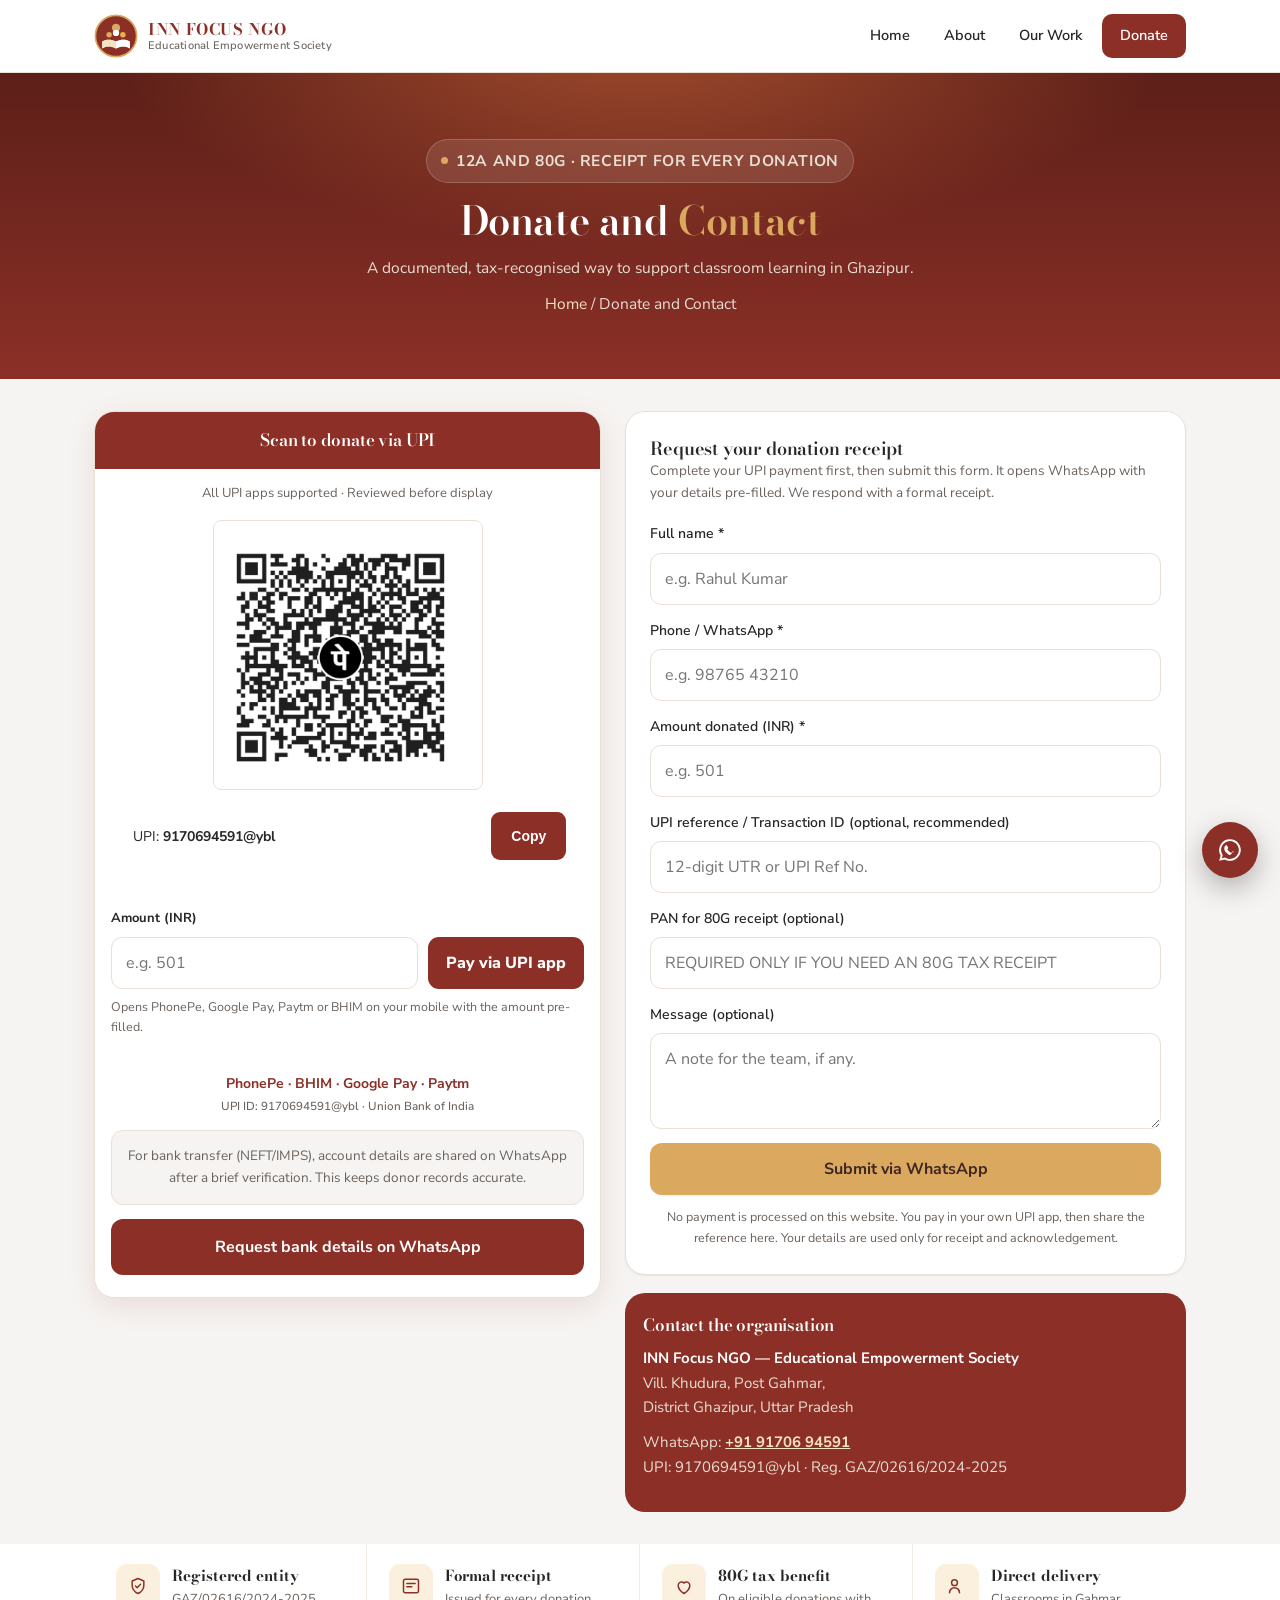
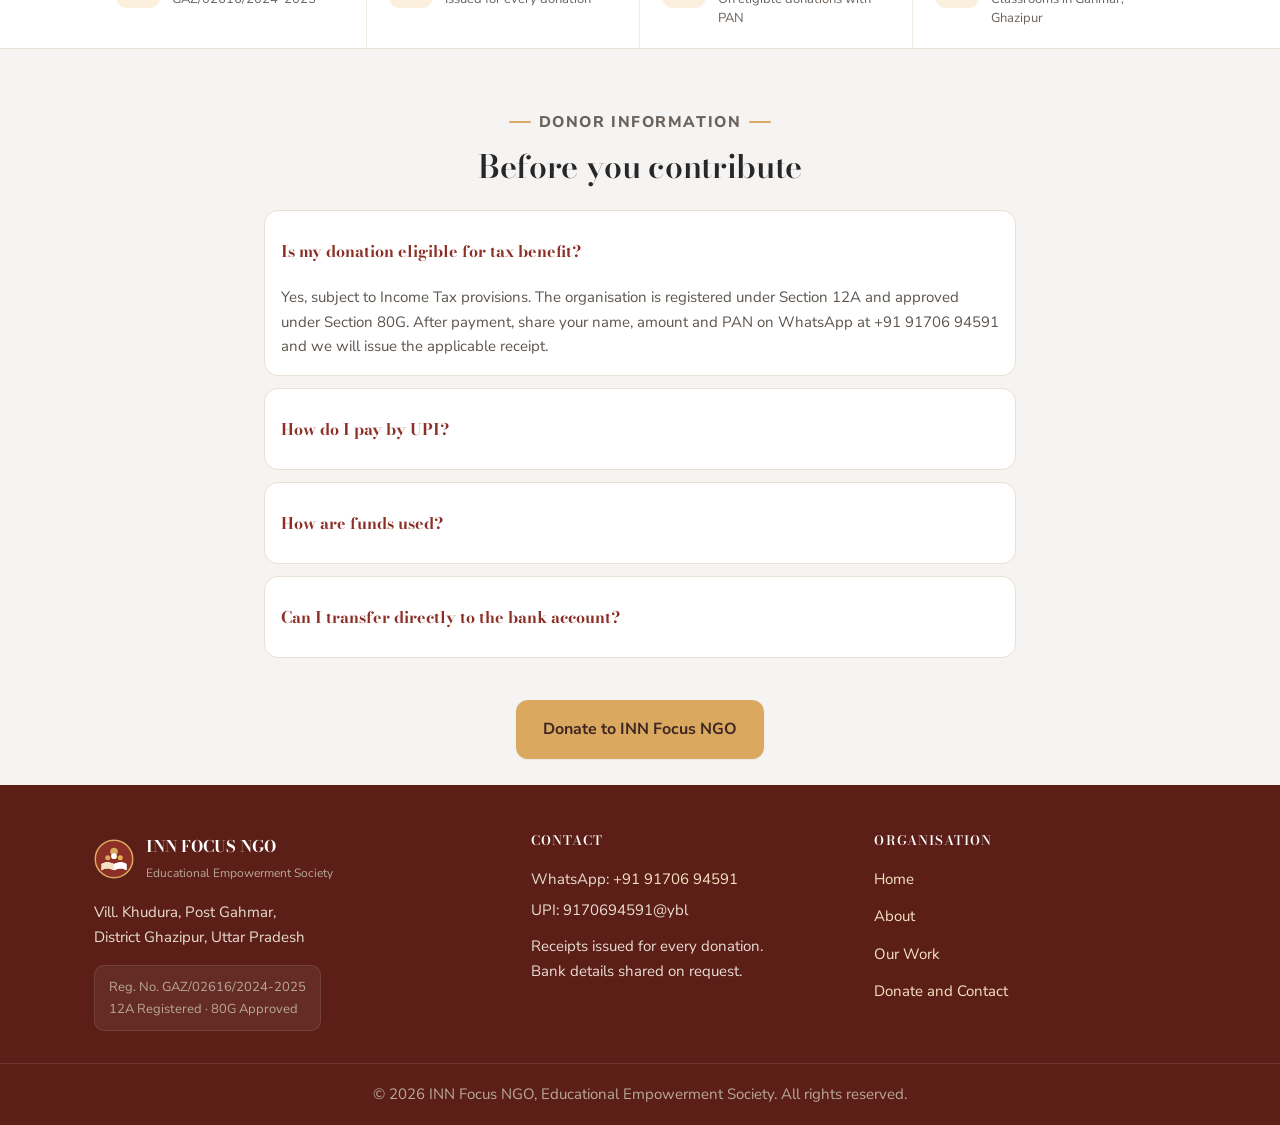
<file: donate.html>
<!DOCTYPE html>
<html lang="en">
<head>
  <meta charset="UTF-8" />
  <meta name="viewport" content="width=device-width, initial-scale=1.0, viewport-fit=cover" />
  <meta name="theme-color" content="#8c3027" />
  <meta name="mobile-web-app-capable" content="yes" />
  <meta name="apple-mobile-web-app-status-bar-style" content="default" />
  <title>Donate and Contact — INN Focus NGO | UPI, Receipt, 80G</title>
  <meta name="description" content="Donate to INN Focus NGO, Ghazipur. UPI 9170694591@ybl, WhatsApp +91 91706 94591. 12A and 80G. Receive a formal receipt for every donation." />
  <link rel="preconnect" href="https://fonts.googleapis.com" />
  <link rel="preconnect" href="https://fonts.gstatic.com" crossorigin />
  <link href="https://fonts.googleapis.com/css2?family=Bodoni+Moda:opsz,wght@6..96,500;6..96,600;6..96,700&family=Nunito+Sans:opsz,wght@6..12,400;6..12,600;6..12,700;6..12,800&display=swap" rel="stylesheet" />
  <link rel="stylesheet" href="css/style.css" />
  <link rel="icon" type="image/svg+xml" href="images/logo.svg" />
</head>
<body>

  <header class="site-header">
    <div class="container header-inner">
      <a href="index.html" class="logo" aria-label="INN Focus NGO — Home">
        <img src="images/logo.svg" alt="INN Focus NGO logo" width="44" height="44" />
        <span class="logo-text"><strong>INN FOCUS NGO</strong><small>Educational Empowerment Society</small></span>
      </a>
      <nav class="main-nav" id="mainNav" aria-label="Primary">
        <a href="index.html">Home</a>
        <a href="about.html">About</a>
        <a href="work.html">Our Work</a>
        <a href="donate.html" class="btn-donate" aria-current="page">Donate</a>
      </nav>
      <button class="menu-btn" id="menuBtn" aria-label="Open menu" aria-expanded="false" aria-controls="mainNav">
        <svg width="20" height="20" viewBox="0 0 24 24" fill="none" stroke="currentColor" stroke-width="2" stroke-linecap="round"><path d="M4 7h16M4 12h16M4 17h16"/></svg>
      </button>
    </div>
  </header>

  <main>
    <section class="page-hero">
      <div class="container">
        <p class="badge"><span class="dot"></span>12A and 80G · Receipt for every donation</p>
        <h1>Donate and <span>Contact</span></h1>
        <p>A documented, tax-recognised way to support classroom learning in Ghazipur.</p>
        <p class="breadcrumb"><a href="index.html">Home</a> / Donate and Contact</p>
      </div>
    </section>

    <section class="container donate-page-grid">
      <div class="qr-big-card">
        <h3 class="qr-title">Scan to donate via UPI</h3>
        <p class="qr-sub">All UPI apps supported · Reviewed before display</p>
        <img src="images/qr-clean.png" alt="UPI QR code for donations to INN Focus NGO" loading="lazy" decoding="async" width="656" height="656" />
        <div class="upi-box" style="margin:12px 24px 4px">
          <span>UPI: <strong id="upiId">9170694591@ybl</strong></span>
          <button class="copy-btn" id="copyUpi" type="button">Copy</button>
        </div>
        <p id="copyMsg" class="copy-msg dark" role="status" aria-live="polite"></p>
        <div class="pay-row">
          <label class="pay-label" for="payAmount">Amount (INR)</label>
          <div class="pay-input-row">
            <input type="number" id="payAmount" min="1" max="100000" step="1" inputmode="numeric" placeholder="e.g. 501" aria-describedby="payNote" />
            <button type="button" class="btn-upi" id="payUpiBtn">Pay via UPI app</button>
          </div>
          <p id="payNote" class="pay-note">Opens PhonePe, Google Pay, Paytm or BHIM on your mobile with the amount pre-filled.</p>
          <p id="payMsg" class="copy-msg dark" role="status" aria-live="polite"></p>
        </div>
        <p class="apps">PhonePe · BHIM · Google Pay · Paytm<br /><small>UPI ID: 9170694591@ybl · Union Bank of India</small></p>
        <p class="bank-note">For bank transfer (NEFT/IMPS), account details are shared on WhatsApp after a brief verification. This keeps donor records accurate.</p>
        <div class="qr-actions">
          <a href="https://wa.me/919170694591?text=Hello%20INN%20Focus%20NGO%2C%20please%20share%20bank%20account%20details%20for%20donation" target="_blank" rel="noopener" class="btn-whatsapp full">Request bank details on WhatsApp</a>
        </div>
      </div>

      <div>
        <div class="form-card">
          <h3>Request your donation receipt</h3>
          <p class="muted small">Complete your UPI payment first, then submit this form. It opens WhatsApp with your details pre-filled. We respond with a formal receipt.</p>
          <form id="donateForm" novalidate>
            <label>Full name *
              <input type="text" id="dName" name="name" placeholder="e.g. Rahul Kumar" required maxlength="60" autocomplete="name" />
            </label>
            <label>Phone / WhatsApp *
              <input type="tel" id="dPhone" name="phone" placeholder="e.g. 98765 43210" required pattern="[0-9+ ]{10,15}" title="Enter a valid phone number" autocomplete="tel" />
            </label>
            <label>Amount donated (INR) *
              <input type="number" id="dAmount" name="amount" placeholder="e.g. 501" required min="1" max="1000000" inputmode="numeric" />
            </label>
            <label>UPI reference / Transaction ID (optional, recommended)
              <input type="text" id="dTxn" name="txn" placeholder="12-digit UTR or UPI Ref No." maxlength="40" />
            </label>
            <label>PAN for 80G receipt (optional)
              <input type="text" id="dPan" name="pan" placeholder="Required only if you need an 80G tax receipt" maxlength="10" style="text-transform:uppercase" />
            </label>
            <label>Message (optional)
              <textarea id="dMsg" name="message" rows="3" placeholder="A note for the team, if any." maxlength="300"></textarea>
            </label>
            <button type="submit" class="btn-primary full">Submit via WhatsApp</button>
          </form>
          <p class="form-note">No payment is processed on this website. You pay in your own UPI app, then share the reference here. Your details are used only for receipt and acknowledgement.</p>
        </div>

        <div class="contact-mini">
          <h3>Contact the organisation</h3>
          <p><strong style="color:#fff">INN Focus NGO — Educational Empowerment Society</strong><br />Vill. Khudura, Post Gahmar,<br />District Ghazipur, Uttar Pradesh</p>
          <p>WhatsApp: <a href="https://wa.me/919170694591"><strong>+91 91706 94591</strong></a><br />UPI: 9170694591@ybl · Reg. GAZ/02616/2024-2025</p>
        </div>
      </div>
    </section>

    <section class="trustbar" aria-label="Assurances">
      <div class="container trust-grid">
        <div class="trust-item">
          <span class="trust-icon" aria-hidden="true"><svg viewBox="0 0 24 24" fill="none" stroke="currentColor" stroke-width="1.8" stroke-linecap="round" stroke-linejoin="round"><path d="M12 3l7 3v5c0 4.5-3 8-7 10-4-2-7-5.5-7-10V6l7-3z"/><path d="M9 12l2 2 4-4"/></svg></span>
          <div><strong>Registered entity</strong><small>GAZ/02616/2024-2025</small></div>
        </div>
        <div class="trust-item">
          <span class="trust-icon" aria-hidden="true"><svg viewBox="0 0 24 24" fill="none" stroke="currentColor" stroke-width="1.8" stroke-linecap="round" stroke-linejoin="round"><rect x="3" y="4" width="18" height="16" rx="2"/><path d="M7 9h10M7 13h6"/></svg></span>
          <div><strong>Formal receipt</strong><small>Issued for every donation</small></div>
        </div>
        <div class="trust-item">
          <span class="trust-icon" aria-hidden="true"><svg viewBox="0 0 24 24" fill="none" stroke="currentColor" stroke-width="1.8" stroke-linecap="round" stroke-linejoin="round"><path d="M12 21s-7-4.5-7-10a4 4 0 017-2.5A4 4 0 0119 11c0 5.5-7 10-7 10z"/></svg></span>
          <div><strong>80G tax benefit</strong><small>On eligible donations with PAN</small></div>
        </div>
        <div class="trust-item">
          <span class="trust-icon" aria-hidden="true"><svg viewBox="0 0 24 24" fill="none" stroke="currentColor" stroke-width="1.8" stroke-linecap="round" stroke-linejoin="round"><circle cx="9" cy="8" r="3.5"/><path d="M3 20c0-3.3 2.7-6 6-6s6 2.7 6 6"/></svg></span>
          <div><strong>Direct delivery</strong><small>Classrooms in Gahmar, Ghazipur</small></div>
        </div>
      </div>
    </section>

    <section class="container faq">
      <div class="section-head centered">
        <p class="eyebrow">Donor information</p>
        <h2>Before you contribute</h2>
      </div>
      <details open>
        <summary>Is my donation eligible for tax benefit?</summary>
        <p>Yes, subject to Income Tax provisions. The organisation is registered under Section 12A and approved under Section 80G. After payment, share your name, amount and PAN on WhatsApp at +91 91706 94591 and we will issue the applicable receipt.</p>
      </details>
      <details>
        <summary>How do I pay by UPI?</summary>
        <p>Open any UPI app (PhonePe, Google Pay, Paytm, BHIM), scan the QR on this page or pay to <strong>9170694591@ybl</strong>. Then complete the receipt form above so we can identify and acknowledge your payment.</p>
      </details>
      <details>
        <summary>How are funds used?</summary>
        <p>Funds support INN Focus Classes in Gahmar — teaching support, books and learning materials, girl-child retention efforts, skill sessions and community awareness. Administrative overhead is kept minimal.</p>
      </details>
      <details>
        <summary>Can I transfer directly to the bank account?</summary>
        <p>Yes. Use “Request bank details on WhatsApp” above. Account details of our Union Bank of India account are shared after basic verification, and a receipt is issued on confirmation of credit.</p>
      </details>
      <div class="center">
        <a href="https://wa.me/919170694591?text=Hello%20INN%20Focus%20NGO%2C%20I%20would%20like%20to%20donate" target="_blank" rel="noopener" class="btn-primary big">Donate to INN Focus NGO</a>
      </div>
    </section>
    <br />
  </main>

  <footer class="site-footer">
    <div class="container footer-grid">
      <div>
        <div class="footer-brand">
          <img src="images/logo.svg" alt="" width="40" height="40" />
          <span><strong>INN FOCUS NGO</strong><small>Educational Empowerment Society</small></span>
        </div>
        <p>Vill. Khudura, Post Gahmar,<br />District Ghazipur, Uttar Pradesh</p>
        <p class="reg">Reg. No. GAZ/02616/2024-2025<br />12A Registered · 80G Approved</p>
      </div>
      <div>
        <h4>Contact</h4>
        <p>WhatsApp: <a href="https://wa.me/919170694591">+91 91706 94591</a><br />UPI: 9170694591@ybl</p>
        <p style="margin-top:10px">Receipts issued for every donation.<br />Bank details shared on request.</p>
      </div>
      <div>
        <h4>Organisation</h4>
        <p><a href="index.html">Home</a><br /><a href="about.html">About</a><br /><a href="work.html">Our Work</a><br /><a href="donate.html">Donate and Contact</a></p>
      </div>
    </div>
    <p class="copyright">© <span id="year">2026</span> INN Focus NGO, Educational Empowerment Society. All rights reserved.</p>
  </footer>

  <a href="https://wa.me/919170694591?text=Hello%20INN%20Focus%20NGO%2C%20I%20would%20like%20to%20donate" class="whatsapp-float" target="_blank" rel="noopener" aria-label="Chat with us on WhatsApp">
    <svg viewBox="0 0 24 24" fill="currentColor" aria-hidden="true"><path d="M12 2a10 10 0 00-8.6 15.1L2 22l5-1.3A10 10 0 1012 2zm0 18.2a8.2 8.2 0 01-4.2-1.1l-.3-.2-3 .8.8-2.9-.2-.3A8.2 8.2 0 1112 20.2zm4.6-6.1c-.3-.1-1.5-.7-1.7-.8-.2-.1-.4-.1-.6.1l-.8 1c-.1.2-.3.2-.5.1a6.7 6.7 0 01-3.3-2.9c-.3-.4 0-.5.1-.7l.4-.5c.1-.2.1-.3 0-.5L9.4 8c-.2-.5-.4-.4-.6-.4h-.5c-.2 0-.5.2-.7.5-.2.3-.9 1-.9 2.5s1 2.9 1.1 3.1a7.8 7.8 0 003 2.6c.5.2.8.2 1.1.2.5-.1 1.5-.6 1.7-1.2.2-.6.2-1.1.1-1.2 0-.1-.2-.1-.4-.2z"/></svg>
  </a>

  <script src="js/main.js"></script>
</body>
</html>
</file>
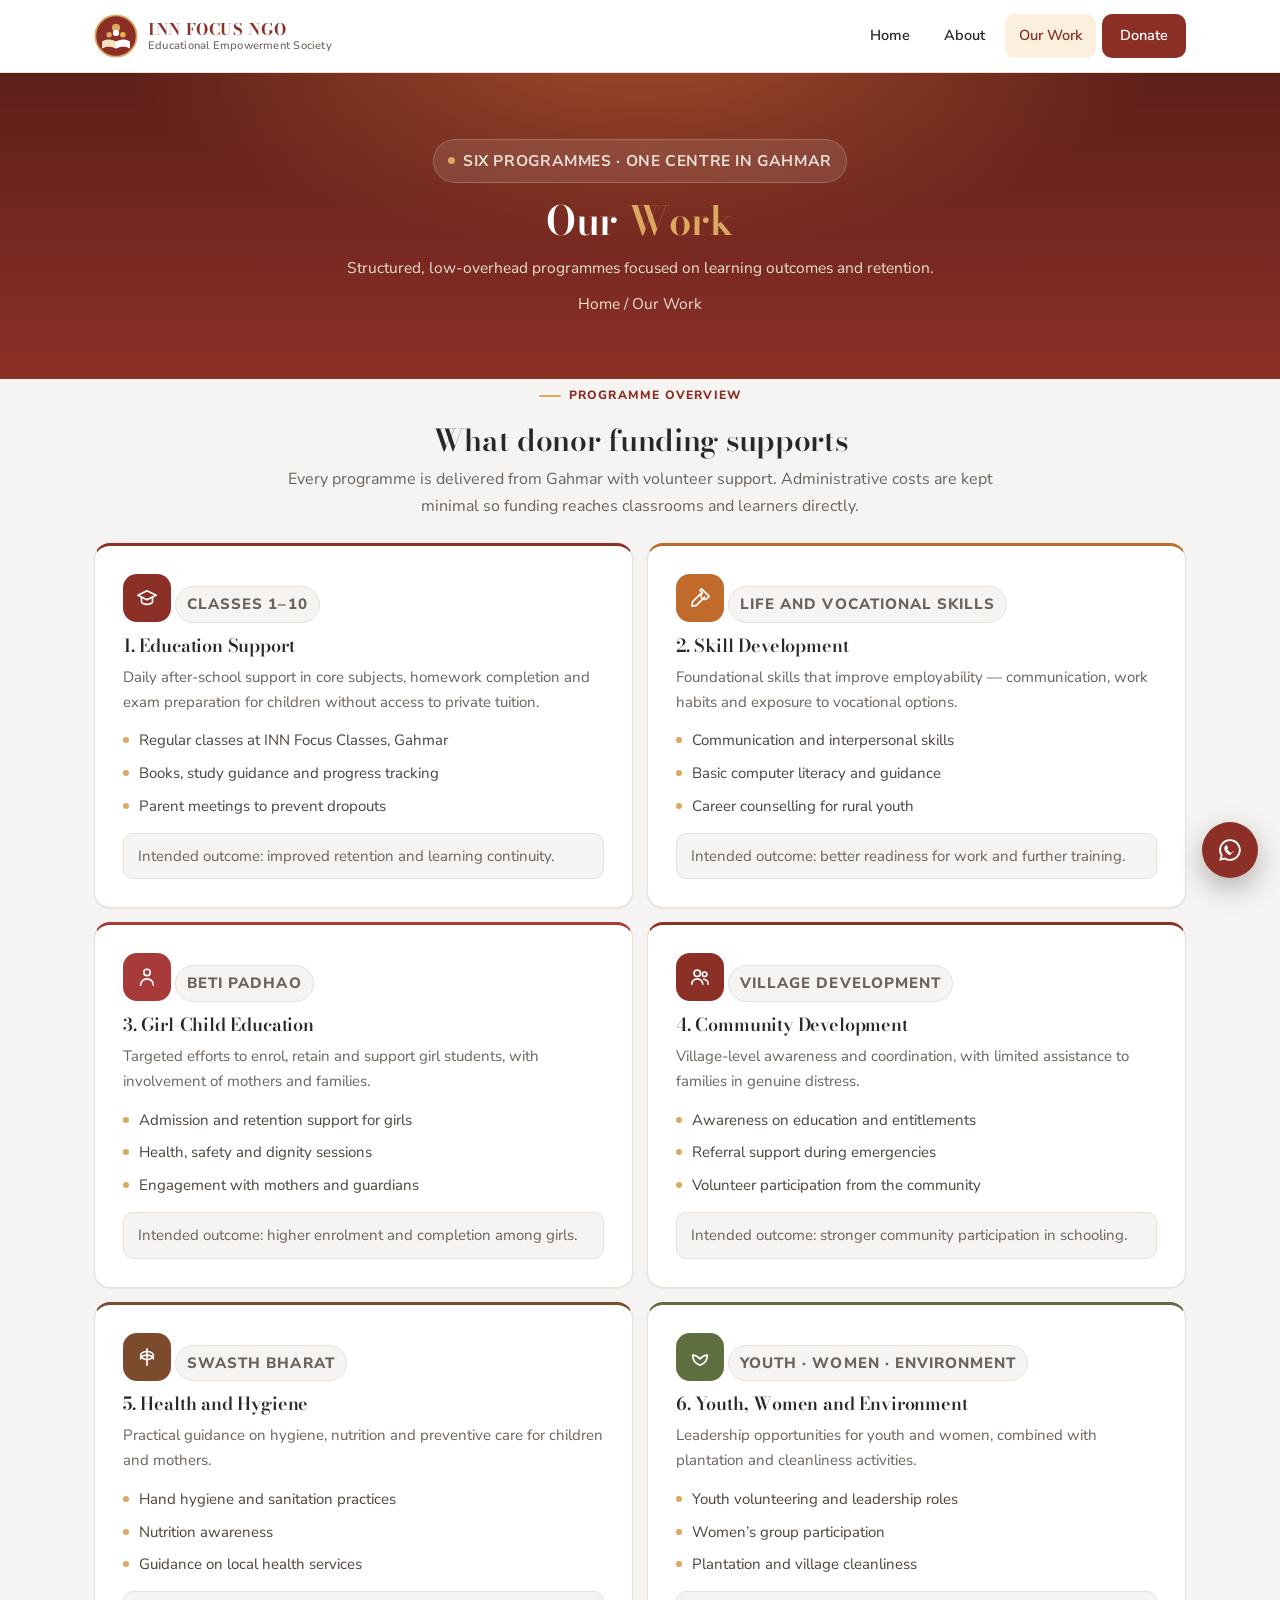
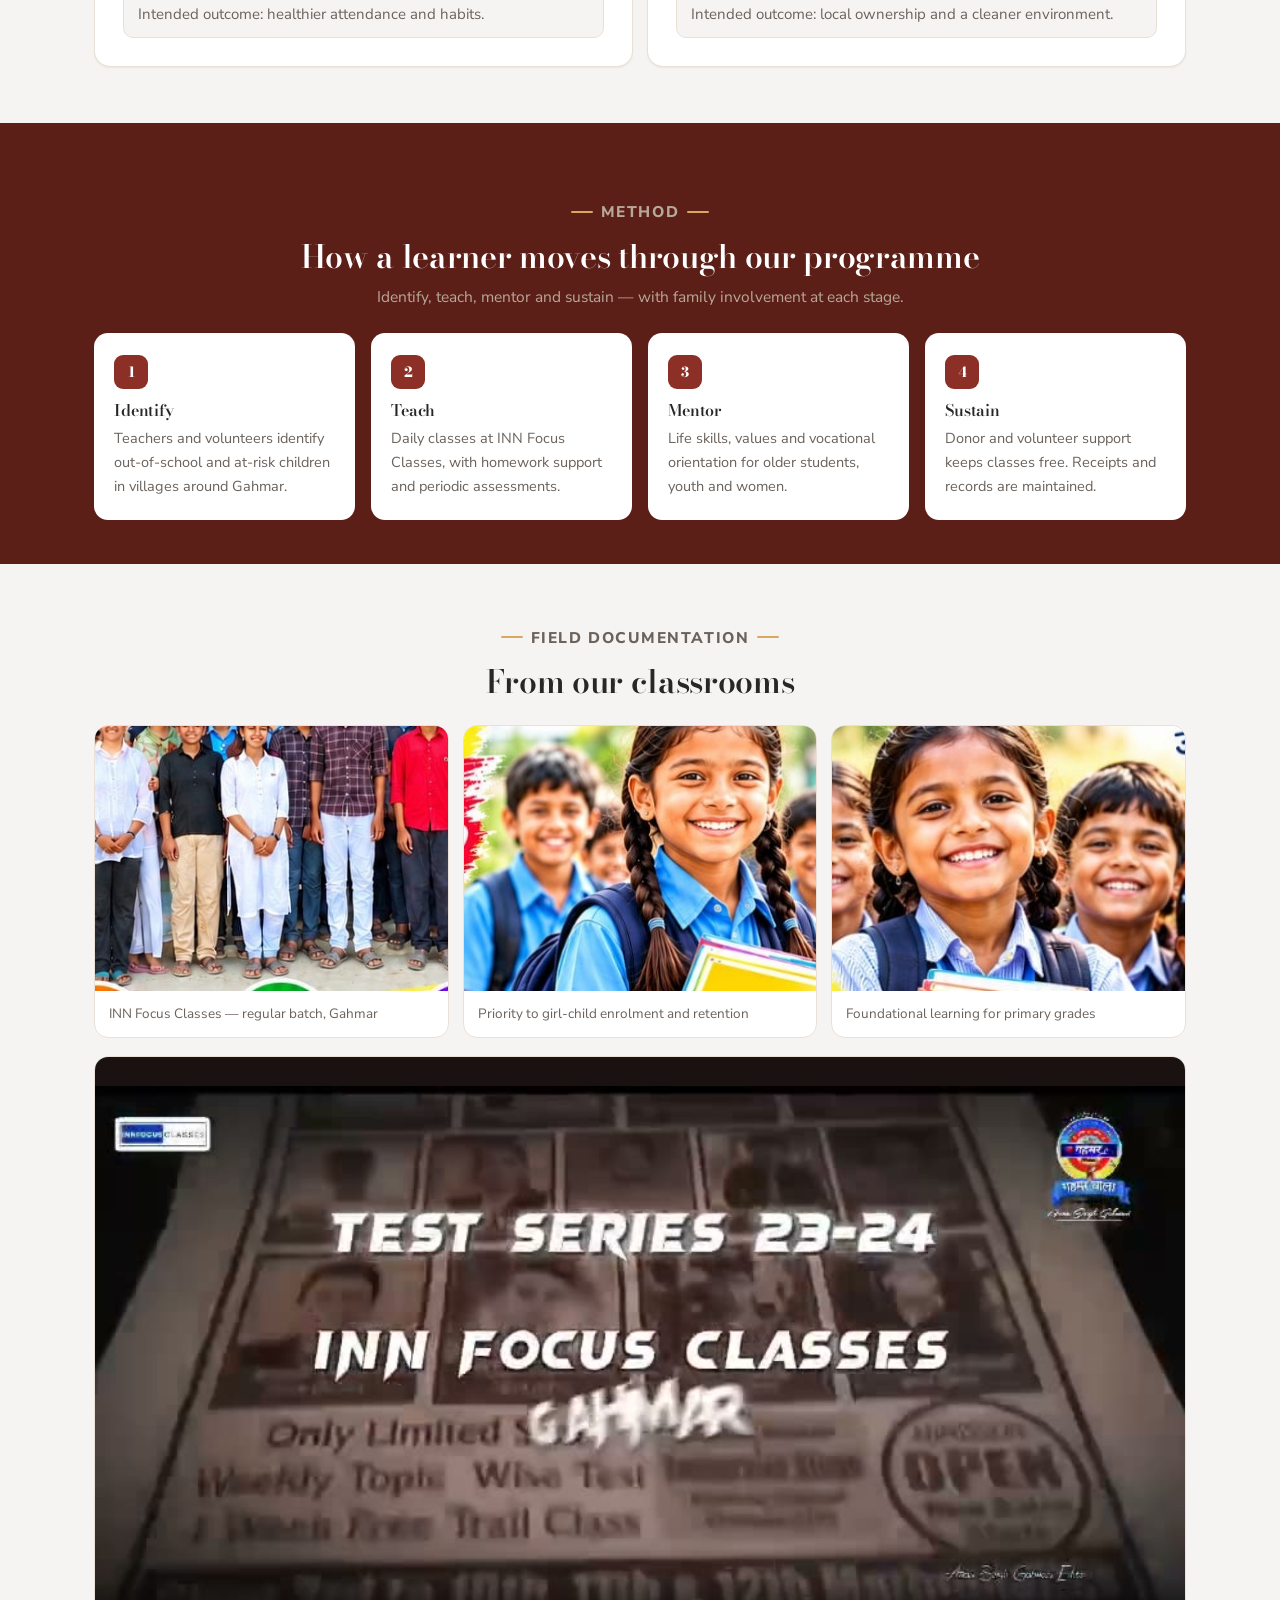
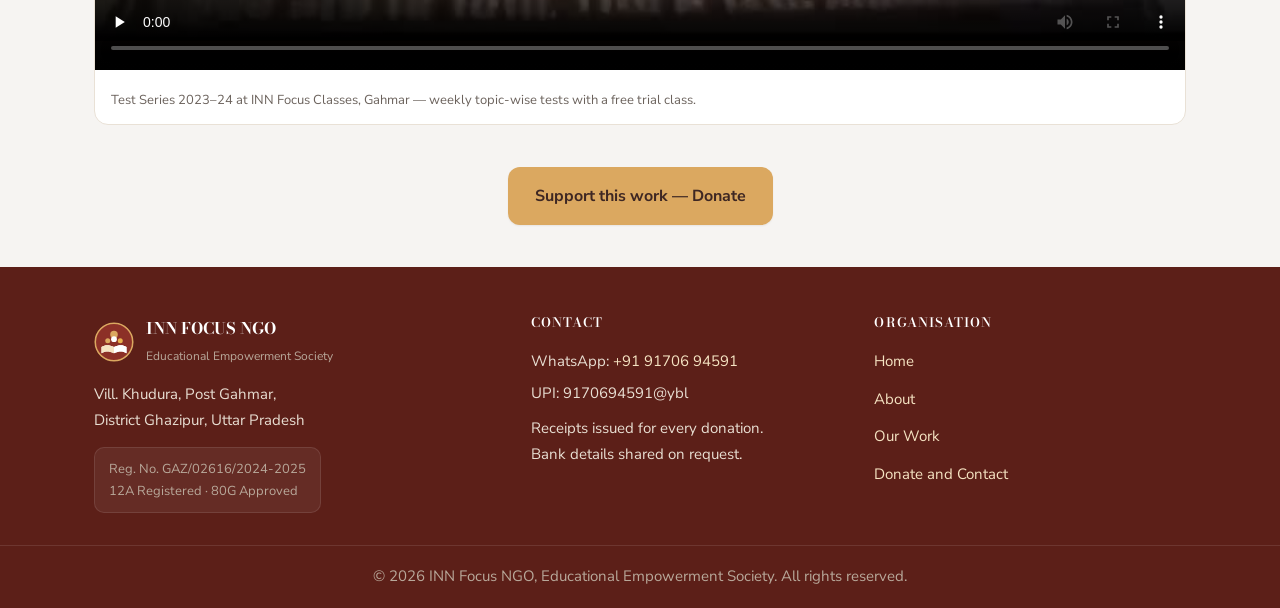
<file: work.html>
<!DOCTYPE html>
<html lang="en">
<head>
  <meta charset="UTF-8" />
  <meta name="viewport" content="width=device-width, initial-scale=1.0, viewport-fit=cover" />
  <meta name="theme-color" content="#8c3027" />
  <meta name="mobile-web-app-capable" content="yes" />
  <meta name="apple-mobile-web-app-status-bar-style" content="default" />
  <title>Our Work — INN Focus NGO | Education, Skills, Empowerment</title>
  <meta name="description" content="Programmes of INN Focus NGO: education support for Classes 1–10, skill development, girl-child education, community development, health and hygiene, youth and women empowerment in Ghazipur." />
  <link rel="preconnect" href="https://fonts.googleapis.com" />
  <link rel="preconnect" href="https://fonts.gstatic.com" crossorigin />
  <link href="https://fonts.googleapis.com/css2?family=Bodoni+Moda:opsz,wght@6..96,500;6..96,600;6..96,700&family=Nunito+Sans:opsz,wght@6..12,400;6..12,600;6..12,700;6..12,800&display=swap" rel="stylesheet" />
  <link rel="stylesheet" href="css/style.css" />
  <link rel="icon" type="image/svg+xml" href="images/logo.svg" />
</head>
<body>

  <header class="site-header">
    <div class="container header-inner">
      <a href="index.html" class="logo" aria-label="INN Focus NGO — Home">
        <img src="images/logo.svg" alt="INN Focus NGO logo" width="44" height="44" />
        <span class="logo-text"><strong>INN FOCUS NGO</strong><small>Educational Empowerment Society</small></span>
      </a>
      <nav class="main-nav" id="mainNav" aria-label="Primary">
        <a href="index.html">Home</a>
        <a href="about.html">About</a>
        <a href="work.html" class="active" aria-current="page">Our Work</a>
        <a href="donate.html" class="btn-donate">Donate</a>
      </nav>
      <button class="menu-btn" id="menuBtn" aria-label="Open menu" aria-expanded="false" aria-controls="mainNav">
        <svg width="20" height="20" viewBox="0 0 24 24" fill="none" stroke="currentColor" stroke-width="2" stroke-linecap="round"><path d="M4 7h16M4 12h16M4 17h16"/></svg>
      </button>
    </div>
  </header>

  <main>
    <section class="page-hero">
      <div class="container">
        <p class="badge"><span class="dot"></span>Six programmes · One centre in Gahmar</p>
        <h1>Our <span>Work</span></h1>
        <p>Structured, low-overhead programmes focused on learning outcomes and retention.</p>
        <p class="breadcrumb"><a href="index.html">Home</a> / Our Work</p>
      </div>
    </section>

    <section class="container work-intro">
      <p class="eyebrow" style="justify-content:center">Programme overview</p>
      <h2>What donor funding supports</h2>
      <p class="muted">Every programme is delivered from Gahmar with volunteer support. Administrative costs are kept minimal so funding reaches classrooms and learners directly.</p>
    </section>

    <section class="container work-grid">

      <article class="work-card">
        <span class="p-icon blue" aria-hidden="true"><svg viewBox="0 0 24 24" fill="none" stroke="currentColor" stroke-width="1.8" stroke-linecap="round" stroke-linejoin="round"><path d="M12 4L2 9l10 5 10-5-10-5z"/><path d="M6 11.5V16c0 1.5 2.7 3 6 3s6-1.5 6-3v-4.5"/></svg></span>
        <p class="work-tag">Classes 1–10</p>
        <h3>1. Education Support</h3>
        <p>Daily after-school support in core subjects, homework completion and exam preparation for children without access to private tuition.</p>
        <ul>
          <li>Regular classes at INN Focus Classes, Gahmar</li>
          <li>Books, study guidance and progress tracking</li>
          <li>Parent meetings to prevent dropouts</li>
        </ul>
        <p class="outcome">Intended outcome: improved retention and learning continuity.</p>
      </article>

      <article class="work-card">
        <span class="p-icon orange" aria-hidden="true"><svg viewBox="0 0 24 24" fill="none" stroke="currentColor" stroke-width="1.8" stroke-linecap="round" stroke-linejoin="round"><path d="M14.7 6.3a4 4 0 105.6 5.6L22 10.2 13.8 2 12 3.7l2.7 2.6z"/><path d="M13 7L4 16l-1 5 5-1 9-9"/></svg></span>
        <p class="work-tag">Life and vocational skills</p>
        <h3>2. Skill Development</h3>
        <p>Foundational skills that improve employability — communication, work habits and exposure to vocational options.</p>
        <ul>
          <li>Communication and interpersonal skills</li>
          <li>Basic computer literacy and guidance</li>
          <li>Career counselling for rural youth</li>
        </ul>
        <p class="outcome">Intended outcome: better readiness for work and further training.</p>
      </article>

      <article class="work-card">
        <span class="p-icon pink" aria-hidden="true"><svg viewBox="0 0 24 24" fill="none" stroke="currentColor" stroke-width="1.8" stroke-linecap="round" stroke-linejoin="round"><circle cx="12" cy="7" r="3.5"/><path d="M5 21c0-3.9 3.1-7 7-7s7 3.1 7 7"/></svg></span>
        <p class="work-tag">Beti Padhao</p>
        <h3>3. Girl-Child Education</h3>
        <p>Targeted efforts to enrol, retain and support girl students, with involvement of mothers and families.</p>
        <ul>
          <li>Admission and retention support for girls</li>
          <li>Health, safety and dignity sessions</li>
          <li>Engagement with mothers and guardians</li>
        </ul>
        <p class="outcome">Intended outcome: higher enrolment and completion among girls.</p>
      </article>

      <article class="work-card">
        <span class="p-icon green" aria-hidden="true"><svg viewBox="0 0 24 24" fill="none" stroke="currentColor" stroke-width="1.8" stroke-linecap="round" stroke-linejoin="round"><circle cx="9" cy="8" r="3.5"/><path d="M3 20c0-3.3 2.7-6 6-6s6 2.7 6 6"/><circle cx="17" cy="9" r="2.5"/><path d="M16 14.5c2.8.3 5 2.6 5 5.5"/></svg></span>
        <p class="work-tag">Village development</p>
        <h3>4. Community Development</h3>
        <p>Village-level awareness and coordination, with limited assistance to families in genuine distress.</p>
        <ul>
          <li>Awareness on education and entitlements</li>
          <li>Referral support during emergencies</li>
          <li>Volunteer participation from the community</li>
        </ul>
        <p class="outcome">Intended outcome: stronger community participation in schooling.</p>
      </article>

      <article class="work-card">
        <span class="p-icon purple" aria-hidden="true"><svg viewBox="0 0 24 24" fill="none" stroke="currentColor" stroke-width="1.8" stroke-linecap="round" stroke-linejoin="round"><path d="M12 3v18"/><path d="M5 10c0-2 3-4 7-4s7 2 7 4-3 5-7 5-7-3-7-5z"/><path d="M5 14c0-2 3-4 7-4s7 2 7 4"/></svg></span>
        <p class="work-tag">Swasth Bharat</p>
        <h3>5. Health and Hygiene</h3>
        <p>Practical guidance on hygiene, nutrition and preventive care for children and mothers.</p>
        <ul>
          <li>Hand hygiene and sanitation practices</li>
          <li>Nutrition awareness</li>
          <li>Guidance on local health services</li>
        </ul>
        <p class="outcome">Intended outcome: healthier attendance and habits.</p>
      </article>

      <article class="work-card">
        <span class="p-icon teal" aria-hidden="true"><svg viewBox="0 0 24 24" fill="none" stroke="currentColor" stroke-width="1.8" stroke-linecap="round" stroke-linejoin="round"><path d="M12 21c-5-2-8-6-8-11 3 0 5 1 8 4 3-3 5-4 8-4 0 5-3 9-8 11z"/></svg></span>
        <p class="work-tag">Youth · Women · Environment</p>
        <h3>6. Youth, Women and Environment</h3>
        <p>Leadership opportunities for youth and women, combined with plantation and cleanliness activities.</p>
        <ul>
          <li>Youth volunteering and leadership roles</li>
          <li>Women’s group participation</li>
          <li>Plantation and village cleanliness</li>
        </ul>
        <p class="outcome">Intended outcome: local ownership and a cleaner environment.</p>
      </article>

    </section>

    <section class="steps">
      <div class="container">
        <div class="section-head centered">
          <p class="eyebrow light">Method</p>
          <h2>How a learner moves through our programme</h2>
          <p>Identify, teach, mentor and sustain — with family involvement at each stage.</p>
        </div>
        <div class="steps-grid">
          <div class="step"><span class="step-num">1</span><h4>Identify</h4><p>Teachers and volunteers identify out-of-school and at-risk children in villages around Gahmar.</p></div>
          <div class="step"><span class="step-num">2</span><h4>Teach</h4><p>Daily classes at INN Focus Classes, with homework support and periodic assessments.</p></div>
          <div class="step"><span class="step-num">3</span><h4>Mentor</h4><p>Life skills, values and vocational orientation for older students, youth and women.</p></div>
          <div class="step"><span class="step-num">4</span><h4>Sustain</h4><p>Donor and volunteer support keeps classes free. Receipts and records are maintained.</p></div>
        </div>
      </div>
    </section>

    <section class="container" style="padding-bottom:16px">
      <div class="section-head centered">
        <p class="eyebrow">Field documentation</p>
        <h2>From our classrooms</h2>
      </div>
      <div class="gallery-grid">
        <figure><img src="images/hero-students.jpg" alt="Students and teachers of INN Focus Classes" loading="lazy" decoding="async" /><figcaption>INN Focus Classes — regular batch, Gahmar</figcaption></figure>
        <figure><img src="images/photo-girl.jpg" alt="Girl student in school uniform with books" loading="lazy" decoding="async" /><figcaption>Priority to girl-child enrolment and retention</figcaption></figure>
        <figure><img src="images/photo-kids.jpg" alt="Primary school children in uniform" loading="lazy" decoding="async" /><figcaption>Foundational learning for primary grades</figcaption></figure>
      </div>
      <div class="video-feature">
        <video controls preload="none" poster="images/video-poster.jpg" playsinline>
          <source src="images/work-classroom.mp4" type="video/mp4" />
          Your browser does not support video playback.
        </video>
        <p class="figure-caption">Test Series 2023–24 at INN Focus Classes, Gahmar — weekly topic-wise tests with a free trial class.</p>
      </div>
      <div class="center">
        <a href="donate.html" class="btn-primary big">Support this work — Donate</a>
      </div>
    </section>
    <br />
  </main>

  <footer class="site-footer">
    <div class="container footer-grid">
      <div>
        <div class="footer-brand">
          <img src="images/logo.svg" alt="" width="40" height="40" />
          <span><strong>INN FOCUS NGO</strong><small>Educational Empowerment Society</small></span>
        </div>
        <p>Vill. Khudura, Post Gahmar,<br />District Ghazipur, Uttar Pradesh</p>
        <p class="reg">Reg. No. GAZ/02616/2024-2025<br />12A Registered · 80G Approved</p>
      </div>
      <div>
        <h4>Contact</h4>
        <p>WhatsApp: <a href="https://wa.me/919170694591">+91 91706 94591</a><br />UPI: 9170694591@ybl</p>
        <p style="margin-top:10px">Receipts issued for every donation.<br />Bank details shared on request.</p>
      </div>
      <div>
        <h4>Organisation</h4>
        <p><a href="index.html">Home</a><br /><a href="about.html">About</a><br /><a href="work.html">Our Work</a><br /><a href="donate.html">Donate and Contact</a></p>
      </div>
    </div>
    <p class="copyright">© <span id="year">2026</span> INN Focus NGO, Educational Empowerment Society. All rights reserved.</p>
  </footer>

  <a href="https://wa.me/919170694591?text=Hello%20INN%20Focus%20NGO%2C%20I%20would%20like%20to%20volunteer" class="whatsapp-float" target="_blank" rel="noopener" aria-label="Chat with us on WhatsApp">
    <svg viewBox="0 0 24 24" fill="currentColor" aria-hidden="true"><path d="M12 2a10 10 0 00-8.6 15.1L2 22l5-1.3A10 10 0 1012 2zm0 18.2a8.2 8.2 0 01-4.2-1.1l-.3-.2-3 .8.8-2.9-.2-.3A8.2 8.2 0 1112 20.2zm4.6-6.1c-.3-.1-1.5-.7-1.7-.8-.2-.1-.4-.1-.6.1l-.8 1c-.1.2-.3.2-.5.1a6.7 6.7 0 01-3.3-2.9c-.3-.4 0-.5.1-.7l.4-.5c.1-.2.1-.3 0-.5L9.4 8c-.2-.5-.4-.4-.6-.4h-.5c-.2 0-.5.2-.7.5-.2.3-.9 1-.9 2.5s1 2.9 1.1 3.1a7.8 7.8 0 003 2.6c.5.2.8.2 1.1.2.5-.1 1.5-.6 1.7-1.2.2-.6.2-1.1.1-1.2 0-.1-.2-.1-.4-.2z"/></svg>
  </a>

  <script src="js/main.js"></script>
</body>
</html>
</file>
<file: css/style.css>
/* INN FOCUS NGO — Mobile-first design system
   Base = phones (320px+). Enhancements via min-width breakpoints.
   Type: Bodoni Moda (display serif) + Nunito Sans (body). Touch targets >= 48px.
   Palette: SFPI-inspired maroon + gold on warm neutrals.
*/

:root {
  --navy: #8c3027;
  --navy-2: #862e26;
  --navy-dark: #5c1f18;
  --ink: #272727;
  --muted: #6b625c;
  --muted-2: #8a7f78;
  --line: #e9e1d6;
  --line-2: #f1ebe2;
  --bg: #f6f4f2;
  --card: #ffffff;
  --amber: #dba860;
  --amber-dark: #b97f2e;
  --amber-soft: #faf0dd;
  --green: #8c3027;
  --green-soft: #f9ece6;
  --blue-soft: #faf0dd;
  --radius: 14px;
  --radius-lg: 20px;
  --shadow-sm: 0 1px 2px rgba(60, 30, 20, 0.07);
  --shadow: 0 8px 28px rgba(140, 48, 39, 0.12);
  --shadow-lg: 0 20px 60px rgba(140, 48, 39, 0.18);
  --font-display: "Bodoni Moda", Georgia, "Times New Roman", serif;
  --font-body: "Nunito Sans", system-ui, -apple-system, "Segoe UI", sans-serif;
  --header-h: 64px;
  --sat: env(safe-area-inset-top, 0px);
  --sab: env(safe-area-inset-bottom, 0px);
}

* { margin: 0; padding: 0; box-sizing: border-box; }

html {
  scroll-behavior: smooth;
  -webkit-text-size-adjust: 100%;
}

body {
  font-family: var(--font-body);
  background: var(--bg);
  color: var(--ink);
  line-height: 1.65;
  font-size: 16px;
  -webkit-font-smoothing: antialiased;
  text-rendering: optimizeLegibility;
  overflow-x: clip;
  -webkit-tap-highlight-color: transparent;
}

img { max-width: 100%; display: block; height: auto; }
a { color: var(--navy); }

h1, h2, h3, h4 {
  font-family: var(--font-display);
  font-weight: 600;
  line-height: 1.22;
  letter-spacing: -0.01em;
  color: var(--ink);
  text-wrap: balance;
}

/* Narrow container on phones, wide on desktop */
.container { max-width: 1140px; margin: 0 auto; padding: 0 16px; }
.center { text-align: center; margin-top: 28px; }
.muted { color: var(--muted); }
.small { font-size: 13.5px; }

/* ---------- Header (mobile: compact + drawer nav) ---------- */
.site-header {
  background: rgba(255, 255, 255, 0.94);
  backdrop-filter: blur(12px);
  -webkit-backdrop-filter: blur(12px);
  border-bottom: 1px solid var(--line);
  position: sticky;
  top: 0;
  z-index: 100;
  padding-top: var(--sat);
}
.header-inner {
  display: flex;
  align-items: center;
  justify-content: space-between;
  padding: 10px 16px;
  gap: 12px;
  min-height: var(--header-h);
  position: relative;
}
.logo { display: flex; align-items: center; gap: 10px; text-decoration: none; min-height: 48px; }
.logo img { width: 40px; height: 40px; border-radius: 50%; flex-shrink: 0; }
.logo-text { display: flex; flex-direction: column; line-height: 1.2; }
.logo-text strong {
  font-family: var(--font-display);
  font-size: 14px;
  letter-spacing: 0.04em;
  color: var(--navy);
}
.logo-text small { font-size: 11px; color: var(--muted); letter-spacing: 0.02em; font-weight: 500; }

/* Drawer nav visible when .open (mobile default = hidden) */
.main-nav {
  display: none;
  flex-direction: column;
  align-items: stretch;
  position: absolute;
  top: calc(100% + 6px);
  left: 12px;
  right: 12px;
  background: #fff;
  padding: 10px;
  box-shadow: var(--shadow-lg);
  border-radius: 14px;
  border: 1px solid var(--line);
  gap: 2px;
  z-index: 101;
}
.main-nav.open { display: flex; }
.main-nav a {
  text-decoration: none;
  color: var(--ink);
  font-weight: 600;
  font-size: 16px;
  padding: 14px;
  border-radius: 10px;
  min-height: 48px;
  display: flex;
  align-items: center;
  transition: background 0.15s, color 0.15s;
}
.main-nav a:hover, .main-nav a:active { background: var(--line-2); }
.main-nav a.active { color: var(--navy); background: var(--blue-soft); }
.btn-donate {
  background: var(--navy) !important;
  color: #fff !important;
  font-weight: 700;
  justify-content: center;
}
.menu-btn {
  display: inline-flex;
  align-items: center;
  justify-content: center;
  background: var(--line-2);
  border: 1px solid var(--line);
  border-radius: 10px;
  width: 48px;
  height: 48px;
  cursor: pointer;
  color: var(--ink);
  flex-shrink: 0;
}

/* ---------- Buttons (mobile: full-width stacks, 48px targets) ---------- */
.btn-primary, .btn-secondary, .btn-outline, .btn-whatsapp {
  display: inline-flex;
  align-items: center;
  justify-content: center;
  gap: 8px;
  padding: 14px 22px;
  min-height: 48px;
  border-radius: 12px;
  text-decoration: none;
  font-weight: 700;
  font-size: 16px;
  border: 1px solid transparent;
  cursor: pointer;
  font-family: var(--font-body);
  transition: transform 0.15s, box-shadow 0.15s, background 0.15s;
}
.btn-primary { background: var(--amber); color: #3e2723; box-shadow: var(--shadow-sm); }
.btn-primary:hover, .btn-primary:active { background: #e5b96e; }
.btn-primary.big { font-size: 16px; padding: 15px 26px; margin-top: 14px; width: 100%; }
.btn-secondary { background: var(--navy); color: #fff; }
.btn-secondary:hover, .btn-secondary:active { background: var(--navy-2); }
.btn-outline {
  border-color: rgba(255, 255, 255, 0.5);
  color: #fff;
  background: rgba(255, 255, 255, 0.08);
}
.btn-whatsapp { background: #8c3027; color: #fff; }
.btn-whatsapp:hover, .btn-whatsapp:active { background: #5c1f18; }
.btn-primary.full, .btn-whatsapp.full, .full { width: 100%; }
.link { color: var(--navy); font-weight: 700; text-decoration: none; border-bottom: 2px solid var(--amber); }
.link:hover { color: var(--navy-2); }

/* ---------- Hero (mobile: stacked, compact) ---------- */
.hero {
  background: radial-gradient(1200px 600px at 15% -10%, #a8502f 0%, transparent 60%),
    linear-gradient(180deg, var(--navy-dark) 0%, var(--navy) 100%);
  color: #fff;
  padding: 40px 0 36px;
  overflow: hidden;
}
.hero-grid { display: grid; grid-template-columns: 1fr; gap: 28px; align-items: center; }
.badge {
  display: inline-flex;
  align-items: center;
  gap: 8px;
  background: rgba(255, 255, 255, 0.1);
  border: 1px solid rgba(255, 255, 255, 0.18);
  color: #f5e3c2;
  padding: 8px 14px;
  border-radius: 100px;
  font-size: 11.5px;
  font-weight: 700;
  letter-spacing: 0.04em;
  text-transform: uppercase;
  margin-bottom: 14px;
  max-width: 100%;
}
.badge .dot { width: 7px; height: 7px; border-radius: 50%; background: #dba860; flex-shrink: 0; }
.hero h1 { font-size: clamp(1.75rem, 7.2vw, 2rem); color: #fff; margin-bottom: 12px; font-weight: 600; }
.hero h1 span { color: var(--amber); }
.hero-sub { font-size: 16px; color: #e8ded2; }
.hero-sub strong { color: #fff; font-weight: 600; }
.hero-buttons { margin-top: 22px; display: flex; flex-direction: column; gap: 10px; }
.hero-buttons .btn-primary, .hero-buttons .btn-outline { width: 100%; }
.hero-note {
  margin-top: 16px;
  font-size: 13px;
  color: #b8a89a;
  border-top: 1px solid rgba(255, 255, 255, 0.12);
  padding-top: 12px;
}
.hero-photo { position: relative; min-width: 0; }
/* Hero carousel — perfectly fitted: fixed 16/10 frame, cover-fit slides */
.hero-carousel { position: relative; }
.carousel-viewport {
  position: relative;
  overflow: hidden;
  border-radius: var(--radius-lg);
  aspect-ratio: 4 / 3;
  box-shadow: var(--shadow-lg);
  border: 1px solid rgba(255, 255, 255, 0.2);
  background: #2a1a12;
}
.carousel-track { display: flex; height: 100%; transition: transform 0.55s ease; }
.carousel-slide { flex: 0 0 100%; height: 100%; min-width: 0; }
.carousel-slide img {
  width: 100%;
  height: 100%;
  object-fit: cover;
  object-position: center;
  border: 0;
  border-radius: 0;
  box-shadow: none;
  aspect-ratio: auto;
}
.carousel-arrow {
  position: absolute;
  top: 50%;
  transform: translateY(-50%);
  width: 44px;
  height: 44px;
  border-radius: 50%;
  border: 1px solid rgba(255, 255, 255, 0.35);
  background: rgba(20, 10, 8, 0.55);
  color: #fff;
  display: inline-flex;
  align-items: center;
  justify-content: center;
  cursor: pointer;
  backdrop-filter: blur(4px);
  -webkit-backdrop-filter: blur(4px);
  transition: background 0.15s;
  z-index: 2;
}
.carousel-arrow:hover, .carousel-arrow:active { background: rgba(20, 10, 8, 0.8); }
.carousel-arrow.prev { left: 12px; }
.carousel-arrow.next { right: 12px; }
.carousel-dots { display: flex; gap: 4px; justify-content: center; margin-top: 8px; }
.carousel-dots button {
  border: none;
  background: none;
  cursor: pointer;
  padding: 12px 6px;
  min-height: 44px;
  min-width: 44px;
  display: inline-flex;
  align-items: center;
  justify-content: center;
}
.carousel-dots button::after {
  content: "";
  width: 26px;
  height: 6px;
  border-radius: 100px;
  background: rgba(255, 255, 255, 0.3);
  transition: background 0.2s, width 0.2s;
}
.carousel-dots button[aria-selected="true"]::after { background: var(--amber); width: 34px; }
.photo-caption {
  margin-top: 10px;
  font-size: 12.5px;
  color: #e8ded2;
  display: flex;
  align-items: center;
  gap: 8px;
}
.photo-caption::before { content: ""; width: 24px; height: 2px; background: var(--amber); display: inline-block; border-radius: 2px; flex-shrink: 0; }

/* ---------- Trust bar (mobile: 1 col) ---------- */
.trustbar { background: var(--card); border-bottom: 1px solid var(--line); }
.trust-grid { display: grid; grid-template-columns: 1fr; gap: 0; padding: 0; }
.trust-item {
  display: flex;
  gap: 12px;
  align-items: flex-start;
  padding: 16px;
  border-bottom: 1px solid var(--line-2);
}
.trust-item:last-child { border-bottom: none; }
.trust-icon {
  width: 44px; height: 44px;
  border-radius: 11px;
  background: var(--blue-soft);
  color: var(--navy);
  display: inline-flex;
  align-items: center;
  justify-content: center;
  flex-shrink: 0;
}
.trust-icon svg { width: 20px; height: 20px; }
.trust-item strong { display: block; font-size: 15px; color: var(--ink); font-family: var(--font-display); }
.trust-item small { color: var(--muted); font-size: 13px; line-height: 1.45; display: block; margin-top: 2px; }

/* ---------- Sections ---------- */
.section-head { text-align: left; margin: 40px 0 20px; max-width: 720px; }
.section-head.centered { text-align: center; margin-left: auto; margin-right: auto; }
.eyebrow {
  color: var(--navy);
  font-weight: 800;
  text-transform: uppercase;
  letter-spacing: 0.1em;
  font-size: 12px;
  display: inline-flex;
  align-items: center;
  gap: 8px;
  margin-bottom: 8px;
}
.eyebrow::before { content: ""; width: 22px; height: 2px; background: var(--amber); border-radius: 2px; display: inline-block; }
.section-head.centered .eyebrow::after { content: ""; width: 22px; height: 2px; background: var(--amber); border-radius: 2px; display: inline-block; }
.eyebrow.light { color: #f5e3c2; }
.section-head h2 { font-size: clamp(1.4rem, 5.5vw, 2rem); margin: 4px 0 8px; }
.section-head p { color: var(--muted); font-size: 15.5px; }

.mission-grid { display: grid; grid-template-columns: 1fr; gap: 14px; }
.mission-card {
  position: relative;
  overflow: hidden;
  background: linear-gradient(180deg, #ffffff 0%, #fbfdff 100%);
  padding: 26px 22px 24px;
  border-radius: var(--radius-lg);
  border: 1px solid var(--line);
  box-shadow: var(--shadow-sm);
}
.mission-card::before {
  content: "";
  position: absolute;
  top: 0; left: 0; right: 0;
  height: 4px;
  background: linear-gradient(90deg, var(--navy-2), var(--navy));
}
.mission-card:nth-child(2)::before { background: linear-gradient(90deg, #b98a3e, #5c3a1e); }
.mission-card:nth-child(3)::before { background: linear-gradient(90deg, #e5b96e, #b97f2e); }
.card-num {
  position: absolute;
  top: 10px; right: 16px;
  font-family: var(--font-display);
  font-weight: 800;
  font-size: 44px;
  line-height: 1;
  color: #edf1f7;
  user-select: none;
  pointer-events: none;
}
.mission-top { display: flex; align-items: center; gap: 12px; margin-bottom: 14px; }
.mission-card h3 { margin: 0 0 8px; font-size: 18px; }
.mission-card p { color: var(--muted); font-size: 15px; }
.mission-tag {
  font-size: 11px;
  font-weight: 800;
  letter-spacing: 0.1em;
  text-transform: uppercase;
  color: var(--navy);
  background: var(--blue-soft);
  border: 1px solid #e7d3ac;
  padding: 5px 11px;
  border-radius: 100px;
}
.mission-card:nth-child(2) .mission-tag { color: #5c3a1e; background: var(--green-soft); border-color: #e3cfae; }
.mission-card:nth-child(3) .mission-tag { color: #5c3a1e; background: var(--amber-soft); border-color: #f5e3c2; }
.mission-icon {
  width: 52px; height: 52px; border-radius: 15px;
  display: inline-flex; align-items: center; justify-content: center;
  background: linear-gradient(135deg, #a8502f, var(--navy-dark));
  color: #fff;
  box-shadow: 0 10px 20px rgba(11, 36, 88, 0.22), inset 0 0 0 1px rgba(255, 255, 255, 0.25);
  flex-shrink: 0;
}
.mission-icon.green { background: linear-gradient(135deg, #b98a3e, #5c3a1e); box-shadow: 0 10px 20px rgba(21, 128, 61, 0.25), inset 0 0 0 1px rgba(255, 255, 255, 0.25); }
.mission-icon.amber { background: linear-gradient(135deg, #f3d9a4, #b97f2e); color: #3e2723; box-shadow: 0 10px 20px rgba(217, 119, 6, 0.28), inset 0 0 0 1px rgba(255, 255, 255, 0.5); }
.mission-icon svg { width: 24px; height: 24px; }

/* ---------- Programs ---------- */
.programs { background: var(--card); border-top: 1px solid var(--line); border-bottom: 1px solid var(--line); padding: 10px 0 44px; margin-top: 40px; }
.program-grid { display: grid; grid-template-columns: 1fr; gap: 14px; margin-top: 20px; }
.program-card {
  background: var(--bg);
  border-radius: var(--radius-lg);
  padding: 22px 20px;
  border: 1px solid var(--line);
}
.program-card h4 { margin: 14px 0 6px; font-size: 17px; }
.program-card p { color: var(--muted); font-size: 15px; }
.p-icon {
  width: 48px; height: 48px; border-radius: 14px;
  display: inline-flex; align-items: center; justify-content: center;
  background: var(--navy); color: #fff;
}
.p-icon svg { width: 22px; height: 22px; }
.p-icon.blue { background: #8c3027; }
.p-icon.orange { background: #c06a2c; }
.p-icon.green { background: #8c3027; }
.p-icon.purple { background: #7c4a2d; }
.p-icon.pink { background: #a83a3a; }
.p-icon.teal { background: #5f6e3e; }

/* ---------- Proof ---------- */
.proof-section { padding: 40px 16px; }
.proof-grid {
  display: grid;
  grid-template-columns: 1fr;
  gap: 24px;
  align-items: center;
  background: var(--card);
  padding: 20px;
  border-radius: var(--radius-lg);
  border: 1px solid var(--line);
  box-shadow: var(--shadow-sm);
}
.proof-media { display: grid; gap: 12px; }
.proof-media .main-img {
  border-radius: 14px;
  aspect-ratio: 16 / 10;
  width: 100%;
  object-fit: cover;
  border: 1px solid var(--line);
}
.proof-thumbs { display: grid; grid-template-columns: 1fr 1fr; gap: 12px; }
.proof-thumbs img { border-radius: 12px; aspect-ratio: 4/3; width: 100%; object-fit: cover; border: 1px solid var(--line); }
.proof-grid h2 { margin: 8px 0 14px; font-size: clamp(1.4rem, 5.5vw, 1.9rem); }
.check-list { list-style: none; margin: 16px 0; display: grid; gap: 12px; }
.check-list li {
  display: flex; gap: 12px; align-items: flex-start;
  font-size: 15px; color: #4a423c;
}
.check {
  width: 26px; height: 26px; border-radius: 50%;
  background: var(--green-soft); color: var(--green);
  display: inline-flex; align-items: center; justify-content: center;
  flex-shrink: 0; margin-top: 1px;
  border: 1px solid #e3cfae;
}
.check svg { width: 13px; height: 13px; }
.quote {
  margin-top: 18px;
  background: var(--amber-soft);
  border-left: 3px solid var(--amber);
  padding: 14px 16px;
  font-style: italic;
  border-radius: 0 12px 12px 0;
  color: #5c3a1e;
  font-size: 15px;
}

/* ---------- Donate home ---------- */
.donate-home {
  background: linear-gradient(180deg, var(--navy-dark) 0%, var(--navy) 100%);
  color: #fff;
  padding: 44px 0;
  border-top: 1px solid rgba(255,255,255,0.08);
}
.donate-grid { display: grid; grid-template-columns: 1fr; gap: 28px; align-items: center; }
.donate-grid h2 { font-size: clamp(1.45rem, 6vw, 2.1rem); color: #fff; margin: 8px 0 12px; }
.donate-grid > div > p { color: #e8ded2; font-size: 15.5px; }
.upi-box {
  background: #fff;
  color: var(--ink);
  border-radius: 12px;
  padding: 10px 10px 10px 14px;
  display: flex;
  justify-content: space-between;
  align-items: center;
  margin: 18px 0 8px;
  font-size: 14px;
  gap: 10px;
  flex-wrap: wrap;
}
.upi-box code { font-family: ui-monospace, SFMono-Regular, Menlo, monospace; font-weight: 700; font-size: 14px; word-break: break-all; }
.copy-btn {
  background: var(--navy);
  color: #fff;
  border: none;
  padding: 12px 20px;
  min-height: 48px;
  border-radius: 9px;
  cursor: pointer;
  font-weight: 700;
  font-size: 14px;
  white-space: nowrap;
}
.copy-msg { font-size: 13px; color: #f5e3c2; min-height: 20px; }
.donate-buttons { display: flex; flex-direction: column; gap: 10px; margin: 14px 0 12px; }
.donate-buttons .btn-whatsapp, .donate-buttons .btn-primary { width: 100%; }
.qr-card {
  background: #fff;
  color: var(--ink);
  border-radius: var(--radius-lg);
  padding: 0 0 20px;
  text-align: center;
  max-width: 340px;
  margin: 0 auto;
  width: 100%;
  overflow: hidden;
  border: 1px solid var(--line);
  box-shadow: var(--shadow-lg);
}
.qr-card-top { background: var(--bg); padding: 18px 20px 0; border-bottom: 1px solid var(--line); }
.qr-card-top h4 { font-size: 17px; }
.qr-card-top p { font-size: 13px; color: var(--muted); margin: 4px 0 14px; }
.qr-card img { width: 100%; max-width: 260px; margin: 18px auto 10px; border-radius: 8px; border: 1px solid var(--line); aspect-ratio: 1/1; object-fit: contain; background: #fff; padding: 10px; }
.qr-card .bank { font-size: 13.5px; color: var(--muted); padding: 0 20px; }
.qr-card .bank strong { color: var(--ink); }

/* ---------- CTA ---------- */
.cta-banner {
  text-align: center;
  background: var(--card);
  border: 1px solid var(--line);
  border-radius: var(--radius-lg);
  padding: 32px 20px;
  margin: 36px auto;
  box-shadow: var(--shadow-sm);
}
.cta-banner h2 { font-size: clamp(1.35rem, 5.5vw, 1.9rem); }
.cta-banner p { color: var(--muted); margin: 10px 0 6px; font-size: 15px; }

/* ---------- Footer ---------- */
.site-footer { background: var(--navy-dark); color: #e8ded2; margin-top: 0; padding-bottom: var(--sab); }
.footer-grid { display: grid; grid-template-columns: 1fr; gap: 24px; padding: 36px 16px 28px; }
.site-footer h4 { color: #fff; margin-bottom: 12px; font-size: 13px; letter-spacing: 0.08em; text-transform: uppercase; }
.site-footer p { font-size: 15px; line-height: 1.7; }
.site-footer a { color: #f5e3c2; text-decoration: none; padding: 6px 0; display: inline-block; min-height: 32px; }
.footer-brand { display: flex; gap: 12px; align-items: center; margin-bottom: 14px; }
.footer-brand img { width: 40px; height: 40px; border-radius: 50%; }
.footer-brand strong { color: #fff; font-family: var(--font-display); display: block; font-size: 16px; }
.footer-brand small { font-size: 12px; color: #b8a89a; }
.site-footer .reg { margin-top: 14px; font-size: 13px; color: #b8a89a; background: rgba(255,255,255,0.06); border: 1px solid rgba(255,255,255,0.1); padding: 10px 14px; border-radius: 10px; display: inline-block; }
.copyright { text-align: center; padding: 18px 16px; border-top: 1px solid rgba(255,255,255,0.1); font-size: 13px; color: #b8a89a; }

/* ---------- WhatsApp float (safe-area aware) ---------- */
.whatsapp-float {
  position: fixed;
  bottom: calc(16px + var(--sab));
  right: 16px;
  background: #8c3027; width: 56px; height: 56px; border-radius: 50%;
  display: flex; align-items: center; justify-content: center;
  text-decoration: none; box-shadow: 0 10px 28px rgba(0,0,0,0.28);
  z-index: 200; color: #fff;
}
.whatsapp-float svg { width: 26px; height: 26px; }
.whatsapp-float:active { transform: scale(0.96); }

/* ---------- Inner pages ---------- */
.page-hero {
  background: radial-gradient(900px 400px at 50% -20%, #a8502f 0%, transparent 60%),
    linear-gradient(180deg, var(--navy-dark), var(--navy));
  color: #fff;
  padding: 40px 0;
  text-align: center;
}
.page-hero h1 { font-size: clamp(1.7rem, 7vw, 2.5rem); color: #fff; }
.page-hero h1 span { color: var(--amber); }
.page-hero > .container > p { color: #e8ded2; margin-top: 10px; font-size: 15.5px; }
.breadcrumb { margin-top: 14px; font-size: 13px; color: #b8a89a; }
.breadcrumb a { color: #f5e3c2; text-decoration: none; min-height: 32px; display: inline-block; }

.about-grid {
  display: grid; grid-template-columns: 1fr; gap: 24px;
  background: #fff; padding: 20px; border-radius: var(--radius-lg);
  border: 1px solid var(--line); box-shadow: var(--shadow-sm); margin-top: 24px;
  align-items: start;
}
.about-grid h2 { margin: 8px 0 14px; font-size: clamp(1.4rem, 5.5vw, 1.9rem); }
.about-grid p { color: #4a423c; margin-bottom: 12px; font-size: 15.5px; }
.rounded-img { border-radius: 14px; border: 1px solid var(--line); width: 100%; object-fit: cover; }
.mt { margin-top: 16px; }
.figure-caption { font-size: 13px; color: var(--muted); margin-top: 8px; }

.legal { background: #fff; margin-top: 32px; padding: 12px 0 40px; border-top: 1px solid var(--line); border-bottom: 1px solid var(--line); }
.legal-grid { display: grid; grid-template-columns: 1fr; gap: 14px; margin-top: 8px; }
.legal-card { background: var(--bg); border-radius: var(--radius); padding: 22px 20px; text-align: left; border: 1px solid var(--line); }
.legal-card h4 { margin: 14px 0 6px; font-size: 17px; }
.legal-card p { font-size: 15px; }
.legal-card small { color: var(--muted); font-size: 13px; }
.legal-card.highlight-yellow { background: var(--amber-soft); border-color: #f5e3c2; }
.legal-card.highlight-green { background: var(--green-soft); border-color: #e3cfae; }

.about-contact { padding: 24px 16px 44px; }
.contact-box {
  display: grid; grid-template-columns: 1fr; gap: 20px;
  background: var(--navy); color: #e9e1d6; border-radius: var(--radius-lg); padding: 24px 20px;
}
.contact-box h3 { color: #fff; margin-bottom: 10px; font-size: 17px; }
.contact-box p { font-size: 15px; color: #e8ded2; }
.contact-box a { color: #f5e3c2; }
.contact-actions { display: flex; gap: 10px; margin-top: 16px; flex-wrap: wrap; flex-direction: column; }
.contact-actions .btn-primary, .contact-actions .btn-outline, .contact-actions .btn-secondary { width: 100%; }
.contact-actions .btn-secondary { background: var(--amber); color: #3e2723; }
.contact-actions .btn-outline { border-color: rgba(255,255,255,0.3); }

/* ---------- Work page ---------- */
.work-intro { text-align: center; padding: 28px 16px 8px; max-width: 760px; }
.work-intro h2 { font-size: clamp(1.4rem, 5.5vw, 1.9rem); margin: 8px 0; }
.work-grid { display: grid; grid-template-columns: 1fr; gap: 14px; padding: 16px; }
.work-card {
  background: #fff; border-radius: 16px; padding: 22px 20px;
  border: 1px solid var(--line); box-shadow: var(--shadow-sm);
  border-top: 3px solid var(--navy);
}
.work-card:nth-child(2) { border-top-color: #c06a2c; }
.work-card:nth-child(3) { border-top-color: #a83a3a; }
.work-card:nth-child(4) { border-top-color: #8c3027; }
.work-card:nth-child(5) { border-top-color: #7c4a2d; }
.work-card:nth-child(6) { border-top-color: #5f6e3e; }
.work-card h3 { margin: 12px 0 8px; font-size: 18px; }
.work-card > p { color: var(--muted); font-size: 15px; }
.work-tag {
  display: inline-block; background: var(--bg); color: var(--navy);
  font-size: 11.5px; font-weight: 800; padding: 5px 11px; border-radius: 100px;
  text-transform: uppercase; letter-spacing: 0.07em; border: 1px solid var(--line);
}
.work-card ul { margin: 14px 0 6px 0; list-style: none; display: grid; gap: 8px; }
.work-card li { font-size: 15px; color: #4a423c; display: flex; gap: 10px; align-items: flex-start; }
.work-card li::before { content: ""; width: 6px; height: 6px; border-radius: 50%; background: var(--amber); margin-top: 9px; flex-shrink: 0; }
.outcome {
  background: var(--bg); border: 1px solid var(--line);
  padding: 10px 14px; border-radius: 10px; margin-top: 14px; font-size: 13.5px; color: #4a423c;
}
.steps { background: var(--navy-dark); color: #fff; margin-top: 32px; padding: 16px 0 44px; }
.steps .section-head h2 { color: #fff; }
.steps .section-head p { color: #b8a89a; }
.steps-grid { display: grid; grid-template-columns: 1fr; gap: 12px; }
.step { background: #fff; color: var(--ink); border-radius: 14px; padding: 22px 20px; text-align: left; }
.step-num {
  background: var(--navy); color: #fff; width: 34px; height: 34px;
  display: inline-flex; align-items: center; justify-content: center;
  border-radius: 9px; font-size: 14px; font-weight: 800; font-family: var(--font-display);
}
.step h4 { margin: 12px 0 6px; font-size: 16px; }
.step p { color: var(--muted); font-size: 14.5px; }
.gallery-grid { display: grid; grid-template-columns: 1fr; gap: 14px; margin-top: 20px; }
.gallery-grid figure { background: #fff; border: 1px solid var(--line); border-radius: 14px; overflow: hidden; }
.gallery-grid img { aspect-ratio: 4/3; width: 100%; object-fit: cover; }
.gallery-grid figcaption { padding: 12px 14px; font-size: 13.5px; color: var(--muted); }
/* Featured video — 16:9 fitted frame, click-to-play (no preload) */
.video-feature { margin-top: 18px; background: #fff; border: 1px solid var(--line); border-radius: 14px; overflow: hidden; }
.video-feature video { width: 100%; aspect-ratio: 16 / 9; display: block; background: #1a1210; }
.video-feature .figure-caption { padding: 12px 16px; }

/* ---------- Donate page ---------- */
.donate-page-grid { display: grid; grid-template-columns: 1fr; gap: 20px; padding: 24px 16px; align-items: start; }
.qr-big-card {
  background: #fff; border-radius: var(--radius-lg); padding: 0 0 22px; text-align: center;
  border: 1px solid var(--line); box-shadow: var(--shadow);
  overflow: hidden;
}
.qr-title { background: var(--navy); color: #fff; padding: 18px 16px; font-size: 17px; font-family: var(--font-display); }
.qr-sub { color: var(--muted); font-size: 13px; margin: 14px 16px 0; }
.qr-big-card > img { border-radius: 8px; border: 1px solid var(--line); margin: 16px auto 6px; max-width: 270px; width: calc(100% - 48px); aspect-ratio: 1/1; object-fit: contain; background: #fff; padding: 10px; }
.apps { margin: 14px 0 6px; font-weight: 700; color: var(--navy); font-size: 14px; }
.apps small { display: block; font-weight: 500; color: var(--muted); margin-top: 2px; }
.bank-note { background: var(--bg); border: 1px solid var(--line); border-radius: 12px; padding: 14px; margin: 14px 16px; font-size: 13.5px; color: var(--muted); }
.qr-actions { padding: 0 16px; }
.qr-actions .btn-whatsapp { width: 100%; }

/* UPI intent pay row (mobile: stacked) */
.pay-row { margin: 14px 16px 4px; text-align: left; }
.pay-row.dark { margin: 16px 0 4px; }
.pay-label { display: block; font-size: 13px; font-weight: 700; color: var(--ink); margin-bottom: 7px; }
.pay-row.dark .pay-label { color: #f5e3c2; }
.pay-input-row { display: flex; flex-direction: column; gap: 10px; }
.pay-input-row input {
  flex: 1; min-width: 0; width: 100%;
  padding: 14px;
  min-height: 52px;
  border: 1.5px solid var(--line); border-radius: 11px;
  font-size: 16px; /* 16px prevents iOS auto-zoom */
  font-family: var(--font-body); background: #fff; color: var(--ink);
}
.pay-input-row input:focus { outline: none; border-color: var(--navy); box-shadow: 0 0 0 3px rgba(140,48,39,0.12); }
.btn-upi {
  background: var(--green); color: #fff; border: none; border-radius: 11px;
  padding: 14px 18px; min-height: 52px; font-weight: 800; font-size: 16px; cursor: pointer;
  width: 100%; font-family: var(--font-body);
}
.btn-upi:hover, .btn-upi:active { background: #5c1f18; }
.pay-note { font-size: 12.5px; color: var(--muted); margin-top: 8px; }
#payMsg, #payMsgHome { min-height: 20px; }
.copy-msg.dark { color: var(--green); font-weight: 700; }
.form-card { background: #fff; border-radius: var(--radius-lg); padding: 22px 18px; border: 1px solid var(--line); box-shadow: var(--shadow-sm); }
.form-card h3 { font-size: 18px; }
.form-card form { margin-top: 18px; display: grid; gap: 14px; }
.form-card label { display: grid; gap: 7px; font-weight: 600; font-size: 14px; color: var(--ink); }
.form-card input, .form-card textarea {
  padding: 14px;
  min-height: 52px;
  border: 1.5px solid var(--line); border-radius: 11px;
  font-size: 16px; /* prevents iOS zoom */
  font-family: var(--font-body); width: 100%; background: #fff; color: var(--ink);
}
.form-card textarea { min-height: 96px; }
.form-card input:focus, .form-card textarea:focus { outline: none; border-color: var(--navy); box-shadow: 0 0 0 3px rgba(140,48,39,0.12); }
.form-note { font-size: 12.5px; color: var(--muted); margin-top: 12px; text-align: center; }
.contact-mini { background: var(--navy); color: #e9e1d6; border-radius: var(--radius-lg); padding: 22px 18px; margin-top: 18px; }
.contact-mini h3 { color: #fff; margin-bottom: 10px; font-size: 17px; }
.contact-mini p { font-size: 15px; color: #e8ded2; margin-bottom: 10px; }
.contact-mini a { color: #f5e3c2; }
.faq { max-width: 800px; padding-bottom: 8px; }
.faq details { background: #fff; border: 1px solid var(--line); border-radius: 14px; padding: 16px; margin: 12px 0; }
.faq summary {
  font-weight: 700; color: var(--navy); cursor: pointer;
  font-size: 16px; font-family: var(--font-display);
  min-height: 48px; display: flex; align-items: center;
}
.faq details p { margin-top: 10px; color: #5c554e; font-size: 15px; }

/* Focus visibility (kept large for touch + keyboard) */
a:focus-visible, button:focus-visible, input:focus-visible, textarea:focus-visible, summary:focus-visible {
  outline: 3px solid var(--amber);
  outline-offset: 2px;
}

/* ---------- Tablet (min 640px): 2-col grids, inline buttons ---------- */
@media (min-width: 640px) {
  .container { padding: 0 20px; }
  .hero-buttons { flex-direction: row; }
  .hero-buttons .btn-primary, .hero-buttons .btn-outline { width: auto; flex: 1; }
  .btn-primary.big { width: auto; }
  .trust-grid { grid-template-columns: 1fr 1fr; }
  .trust-item { border-right: 1px solid var(--line-2); }
  .mission-grid, .program-grid, .legal-grid, .steps-grid { grid-template-columns: 1fr 1fr; gap: 16px; }
  .gallery-grid { grid-template-columns: 1fr 1fr; }
  .donate-buttons { flex-direction: row; }
  .donate-buttons .btn-whatsapp, .donate-buttons .btn-primary { width: auto; flex: 1; }
  .pay-input-row { flex-direction: row; }
  .pay-input-row input { width: auto; }
  .btn-upi { width: auto; }
  .contact-actions { flex-direction: row; }
  .contact-actions .btn-primary, .contact-actions .btn-outline, .contact-actions .btn-secondary { width: auto; }
  .proof-grid { padding: 24px; }
  .form-card { padding: 26px 24px; }
}

/* ---------- Desktop (min 960px): full multi-column layout + inline nav ---------- */
@media (min-width: 960px) {
  .container { padding: 0 24px; }
  .header-inner { padding: 12px 24px; }
  .logo img { width: 44px; height: 44px; }
  .logo-text strong { font-size: 16px; }
  .main-nav {
    display: flex;
    flex-direction: row;
    position: static;
    background: none;
    border: none;
    box-shadow: none;
    padding: 0;
    gap: 6px;
  }
  .main-nav a { font-size: 14.5px; padding: 9px 14px; min-height: 0; display: inline-flex; }
  .btn-donate { padding: 10px 18px !important; }
  .menu-btn { display: none; }

  .hero { padding: 64px 0 60px; }
  .hero-grid { grid-template-columns: 1fr 1.05fr; gap: 44px; }
  .hero h1 { font-size: 48px; }
  .hero-sub { font-size: 17.5px; }
  .badge { font-size: 12.5px; }
  .hero-buttons .btn-primary, .hero-buttons .btn-outline { flex: none; width: auto; }

  .section-head { margin: 56px 0 24px; }
  .section-head h2 { font-size: 32px; }
  .mission-grid { grid-template-columns: repeat(3, 1fr); gap: 18px; }
  .mission-card { padding: 28px 26px 26px; transition: transform 0.18s, box-shadow 0.18s; }
  .mission-card:hover { transform: translateY(-4px); box-shadow: var(--shadow); }
  .mission-card:hover { box-shadow: var(--shadow); }
  .program-grid { grid-template-columns: repeat(3, 1fr); }
  .program-card { padding: 26px 24px; transition: transform 0.18s, box-shadow 0.18s, background 0.18s; }
  .program-card:hover { transform: translateY(-3px); box-shadow: var(--shadow); background: #fff; }

  .trust-grid { grid-template-columns: repeat(4, 1fr); }
  .trust-item { padding: 20px 22px; border-bottom: none; border-right: 1px solid var(--line-2); }
  .trust-item:last-child { border-right: none; }

  .proof-section { padding: 56px 24px; }
  .proof-grid { grid-template-columns: 1fr 1fr; gap: 36px; padding: 30px; }
  .proof-grid h2 { font-size: 30px; }

  .donate-home { padding: 60px 0; }
  .donate-grid { grid-template-columns: 1.15fr 0.85fr; gap: 40px; }
  .donate-grid h2 { font-size: 34px; }

  .cta-banner { padding: 44px 28px; margin: 48px auto; }
  .cta-banner h2 { font-size: 30px; }
  .footer-grid { grid-template-columns: 1.3fr 1fr 1fr; gap: 32px; padding: 48px 24px 32px; }

  .page-hero { padding: 56px 0; }
  .page-hero h1 { font-size: 40px; }
  .about-grid { grid-template-columns: 1.05fr 0.95fr; gap: 36px; padding: 32px; margin-top: 32px; }
  .about-grid h2 { font-size: 30px; }
  .legal-grid { grid-template-columns: repeat(3, 1fr); }
  .about-contact { padding: 32px 24px 56px; }
  .contact-box { grid-template-columns: 1fr 1fr 1.2fr; padding: 32px; }

  .work-intro h2 { font-size: 30px; }
  .work-grid { grid-template-columns: 1fr 1fr; padding: 24px; }
  .work-card { padding: 28px; }
  .steps-grid { grid-template-columns: repeat(4, 1fr); }
  .gallery-grid { grid-template-columns: repeat(3, 1fr); }

  .donate-page-grid { grid-template-columns: 0.95fr 1.05fr; gap: 24px; padding: 32px 24px; }
  .qr-big-card { position: sticky; top: 92px; }

  .whatsapp-float { bottom: 22px; right: 22px; }
  .whatsapp-float:hover { transform: scale(1.06); }
}

/* Respect reduced motion */
@media (prefers-reduced-motion: reduce) {
  html { scroll-behavior: auto; }
  * { transition: none !important; }
}
</file>
